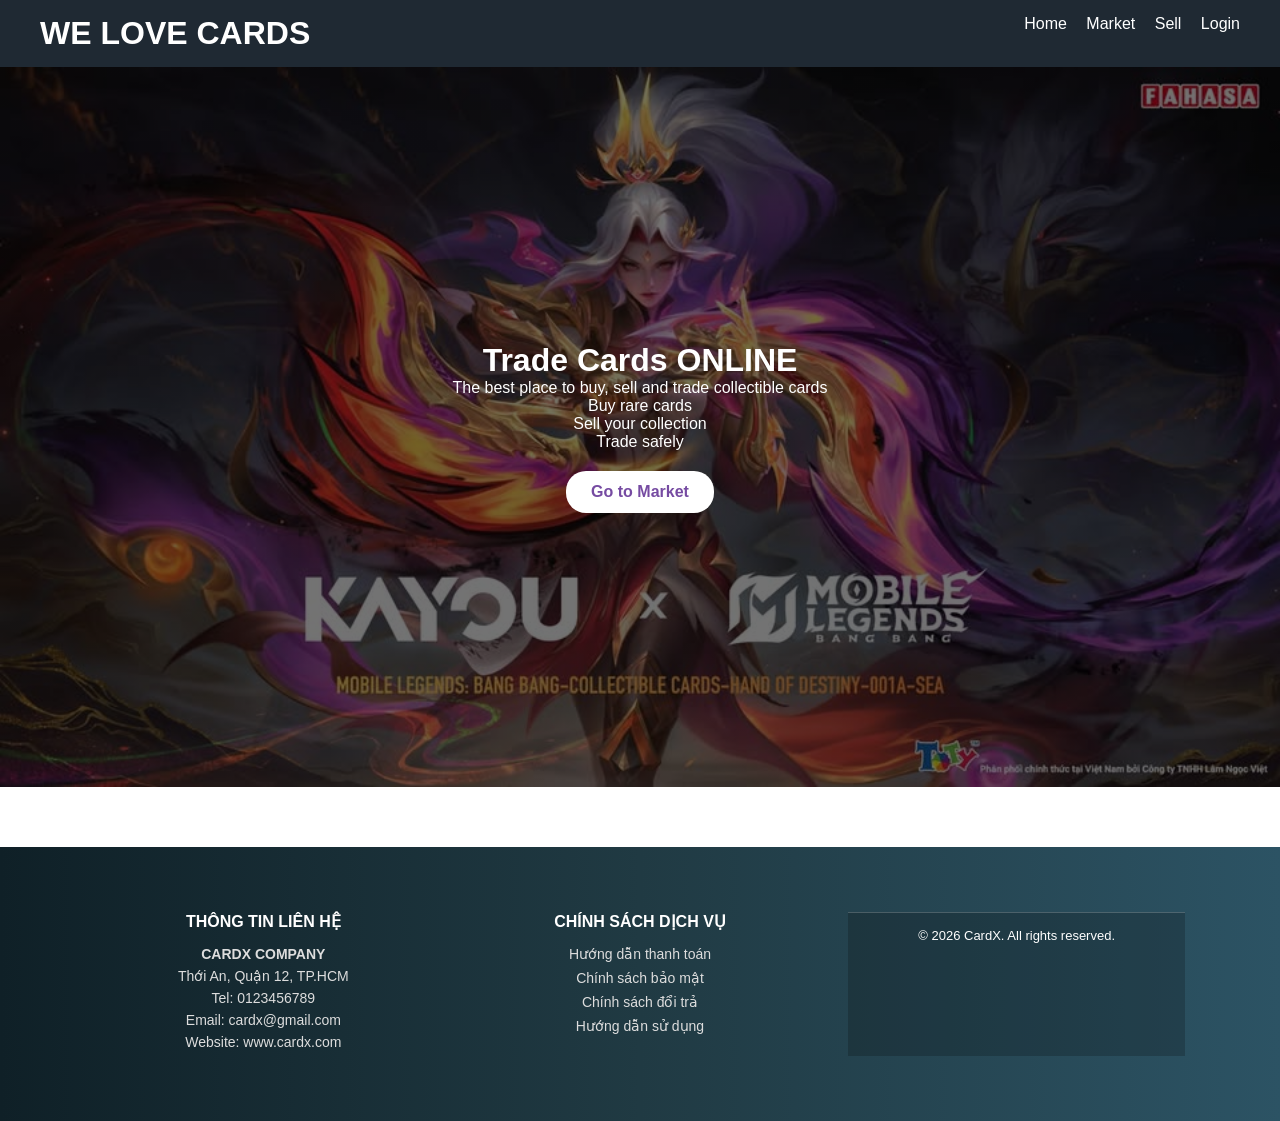
<file: Homework1/index.html>
<!DOCTYPE html>
<html lang="en">
<head>
    <meta charset="UTF-8">
    <title>CardX | Home</title>
    <link rel="stylesheet" href="style.css">
</head>
<body>

<header>
    <h1>WE LOVE CARDS</h1>
    <nav>
        <a href="index.html">Home</a>
        <a href="market.html">Market</a>
        <a href="sell.html">Sell</a>
        <a href="login.html">Login</a>
    </nav>
</header>

<header class="hero">
    <h1>Trade Cards ONLINE</h1>
    <p>The best place to buy, sell and trade collectible cards</p>
    <p>Buy rare cards</p>
    <p>Sell your collection</p>
    <p>Trade safely</p>
    <a href="market.html" class="btn">Go to Market</a>
</header>

<div class="container">
    <!-- các section khác -->
</div>


<footer class="main-footer">
    <div class="footer-container">

        <!-- CỘT 1 -->
        <div class="footer-col">
            <h3>THÔNG TIN LIÊN HỆ</h3>
            <p><strong>CARDX COMPANY</strong></p>
            <p>Thới An, Quận 12, TP.HCM</p>
            <p>Tel: 0123456789</p>
            <p>Email: cardx@gmail.com</p>
            <p>Website: www.cardx.com</p>
        </div>

        <!-- CỘT 2 -->
        <div class="footer-col">
            <h3>CHÍNH SÁCH DỊCH VỤ</h3>
            <ul>
                <li>Hướng dẫn thanh toán</li>
                <li>Chính sách bảo mật</li>
                <li>Chính sách đổi trả</li>
                <li>Hướng dẫn sử dụng</li>
            </ul>
        </div>
    <div class="footer-bottom">
        © 2026 CardX. All rights reserved.
    </div>
</footer>

</body>
</html>
</file>
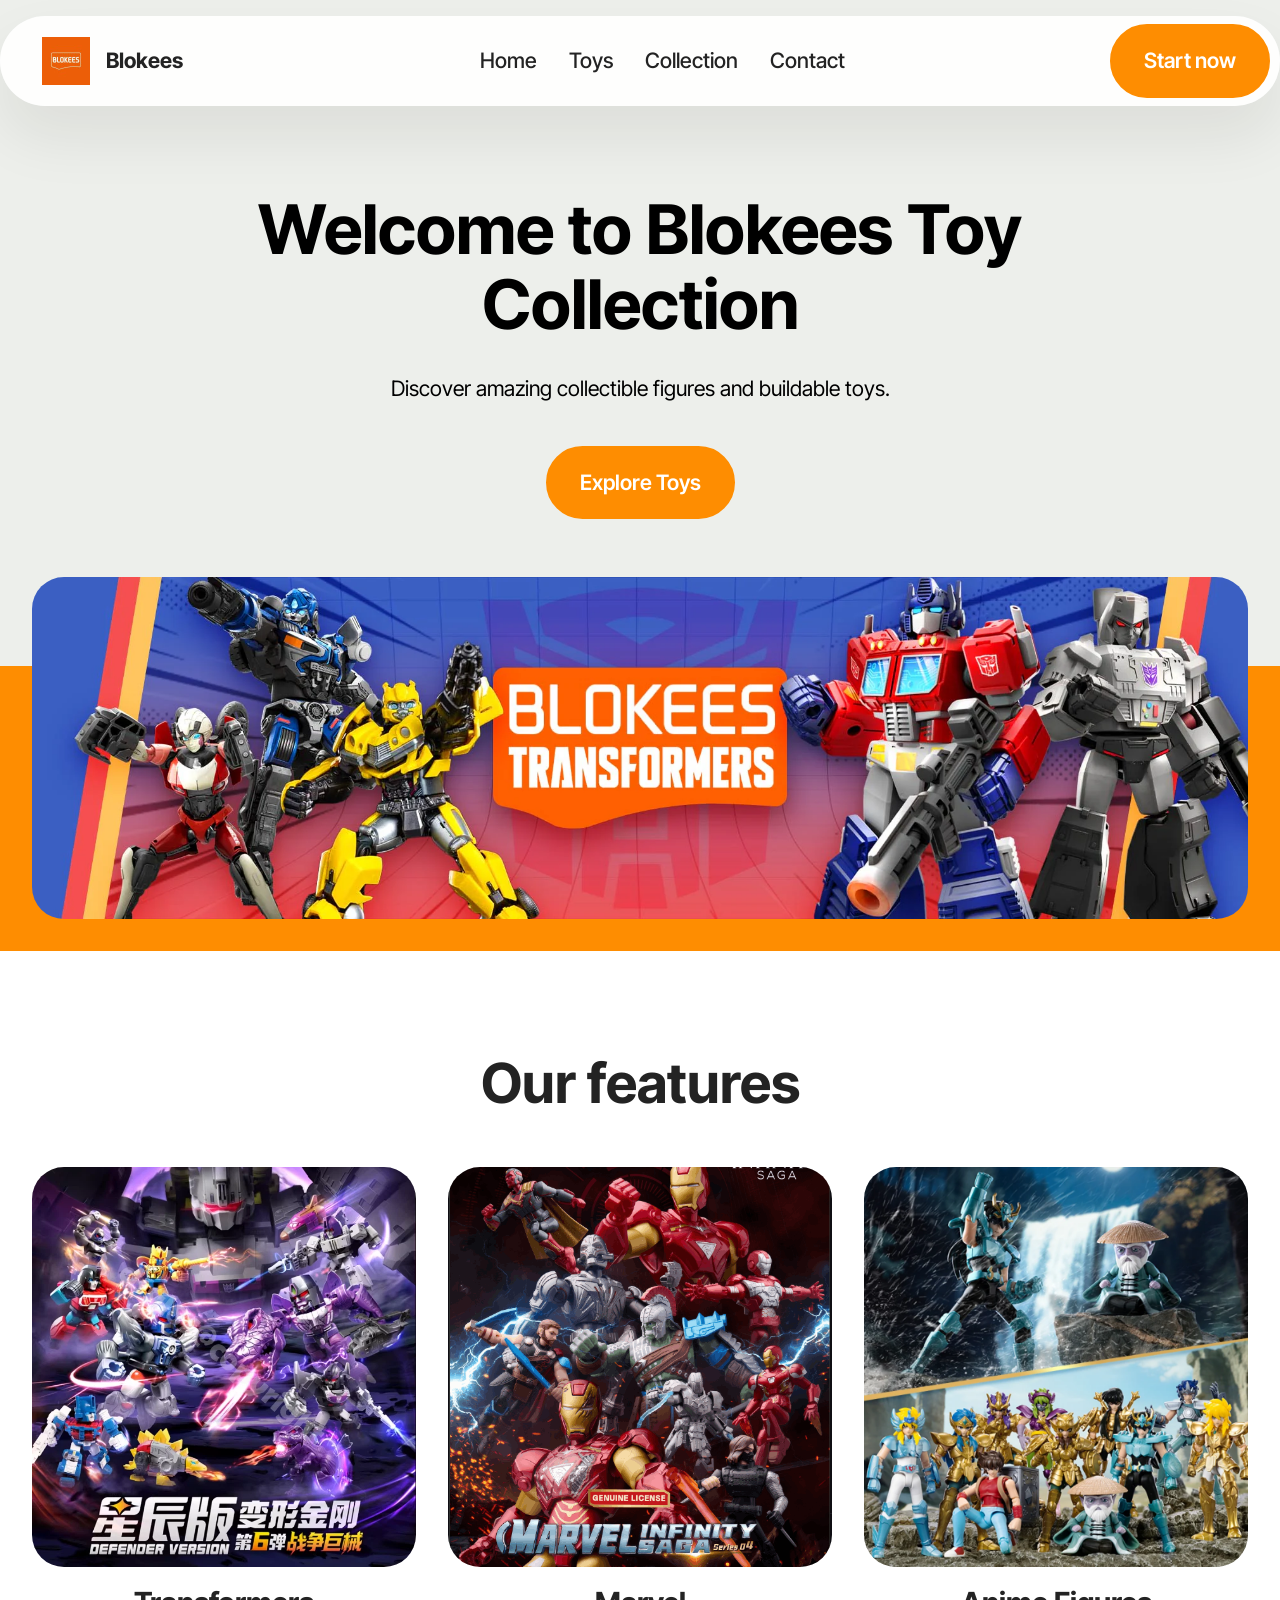
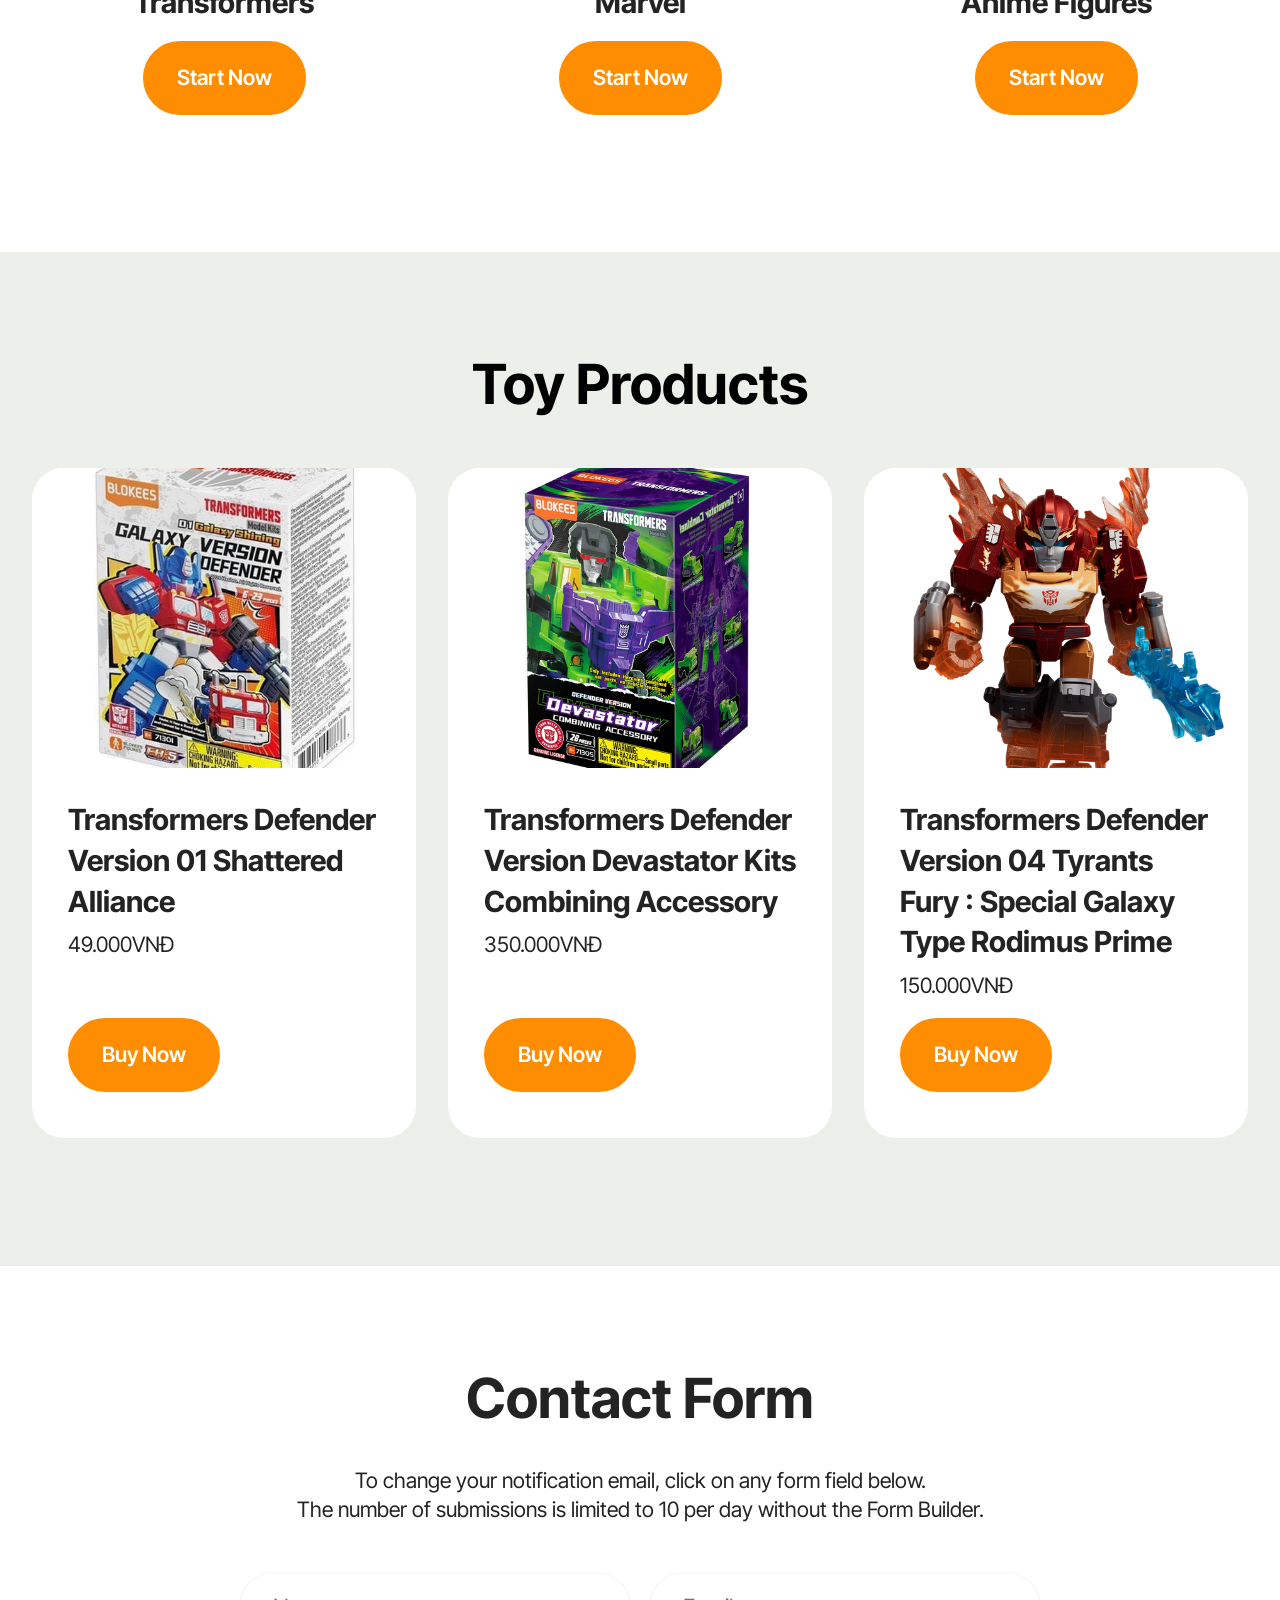
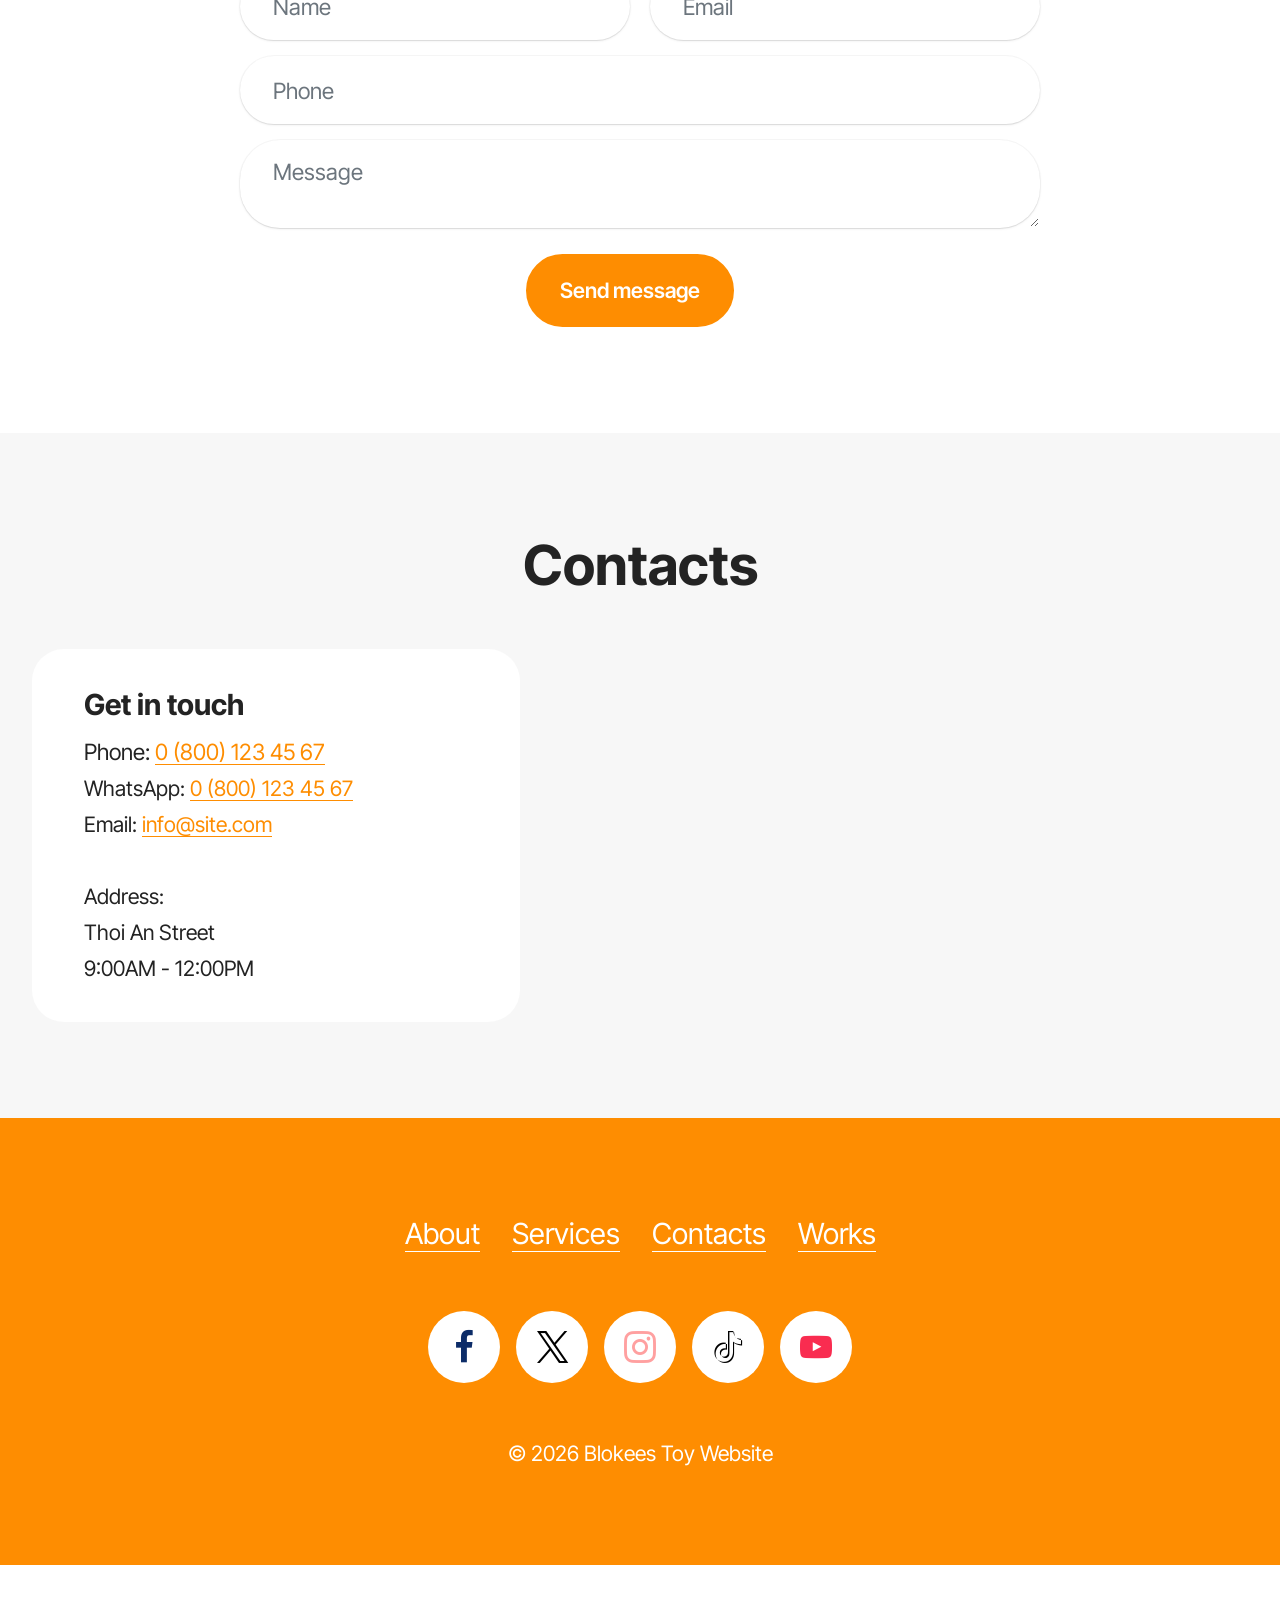
<file: Homework2/index.html>
<!DOCTYPE html>
<html  >
<head>
  <!-- Site made with Mobirise Website Builder v6.1.12, https://mobirise.com -->
  <meta charset="UTF-8">
  <meta http-equiv="X-UA-Compatible" content="IE=edge">
  <meta name="generator" content="Mobirise v6.1.12, mobirise.com">
  <meta name="viewport" content="width=device-width, initial-scale=1, minimum-scale=1">
  <link rel="shortcut icon" href="assets/images/images-96x96.jpg" type="image/x-icon">
  <meta name="description" content="">
  
  
  <title>Home</title>
  <link rel="stylesheet" href="assets/web/assets/mobirise-icons2/mobirise2.css">
  <link rel="stylesheet" href="assets/bootstrap/css/bootstrap.min.css">
  <link rel="stylesheet" href="assets/animatecss/animate.css">
  <link rel="stylesheet" href="assets/dropdown/css/style.css">
  <link rel="stylesheet" href="assets/socicon/css/styles.css">
  <link rel="stylesheet" href="assets/theme/css/style.css">
  <link rel="preload" href="https://fonts.googleapis.com/css?family=Inter+Tight:100,200,300,400,500,600,700,800,900,100i,200i,300i,400i,500i,600i,700i,800i,900i&display=swap" as="style" onload="this.onload=null;this.rel='stylesheet'">
  <noscript><link rel="stylesheet" href="https://fonts.googleapis.com/css?family=Inter+Tight:100,200,300,400,500,600,700,800,900,100i,200i,300i,400i,500i,600i,700i,800i,900i&display=swap"></noscript>
  <link rel="preload" as="style" href="assets/mobirise/css/mbr-additional.css?v=XzVxsd"><link rel="stylesheet" href="assets/mobirise/css/mbr-additional.css?v=XzVxsd" type="text/css">

  
  
  
</head>
<body>
  
  <section data-bs-version="5.1" class="menu menu2 cid-tJS6tZXiPa" once="menu" id="menu02-0">
	

	<nav class="navbar navbar-dropdown navbar-fixed-top navbar-expand-lg">
		<div class="container">
			<div class="navbar-brand">
				<span class="navbar-logo">
					<a href="https://mobirise.com">
						<img src="assets/images/images-96x96.jpg" alt="Mobirise Website Builder" style="height: 3rem;">
					</a>
				</span>
				<span class="navbar-caption-wrap"><a class="navbar-caption text-black text-primary display-4" href="index.html#header05-1">Blokees</a></span>
			</div>
			<button class="navbar-toggler" type="button" data-toggle="collapse" data-bs-toggle="collapse" data-target="#navbarSupportedContent" data-bs-target="#navbarSupportedContent" aria-controls="navbarNavAltMarkup" aria-expanded="false" aria-label="Toggle navigation">
				<div class="hamburger">
					<span></span>
					<span></span>
					<span></span>
					<span></span>
				</div>
			</button>
			<div class="collapse navbar-collapse" id="navbarSupportedContent">
				<ul class="navbar-nav nav-dropdown" data-app-modern-menu="true"><li class="nav-item">
						<a class="nav-link link text-black text-primary display-4" href="index.html#header01-7">Home<br></a>
					</li>
					<li class="nav-item">
						<a class="nav-link link text-black text-primary display-4" href="index.html#features04-w" aria-expanded="false">Toys<br></a>
					</li>
					<li class="nav-item">
						<a class="nav-link link text-black text-primary display-4" href="index.html#contacts02-9">Collection<br></a>
					</li><li class="nav-item"><a class="nav-link link text-black text-primary display-4" href="index.html#contacts02-9">Contact<br></a></li></ul>
				
				<div class="navbar-buttons mbr-section-btn"><a class="btn btn-primary display-4" href="index.html#form02-6"> Start now</a></div>
			</div>
		</div>
	</nav>
</section>

<section data-bs-version="5.1" class="header5 cid-tJS6uM4N87" id="header05-1">
	

	
	
	<div class="topbg"></div>
	<div class="align-center container">
		<div class="row justify-content-center">
			<div class="col-md-12 col-lg-9">
				<h1 class="mbr-section-title mbr-fonts-style mb-4 display-1"><strong>Welcome to Blokees Toy Collection</strong></h1>
				<p class="mbr-text mbr-fonts-style mb-4 display-7">Discover amazing collectible figures and buildable toys.</p>
				<div class="mbr-section-btn mt-3"><a class="btn btn-primary display-7" href="index.html#form02-6">Explore Toys</a></div>
			</div>
		</div>
		<div class="row mt-5 justify-content-center">
			<div class="col-12 col-lg-12">
				<img src="assets/images/rivalscorner-websiteimages-imagebanner-transformers-blokees.webp" alt="Mobirise Website Builder" title="">
			</div>
		</div>
	</div>
</section>

<section data-bs-version="5.1" class="features03 cid-vd4eqVz4TG" id="features03-1i">
	
	
	<div class="container">
		<div class="row justify-content-center mb-5">
			<div class="col-12 content-head">
				<div class="mbr-section-head">
					<h4 class="mbr-section-title mbr-fonts-style align-center mb-0 display-2">
						<strong>Our features</strong>
					</h4>
					
				</div>
			</div>
		</div>
		<div class="row">
			<div class="item features-image col-12 col-md-6 col-lg-4 active">
				<div class="item-wrapper">
					<div class="item-img mb-3">
						<img src="assets/images/s-l1600.webp" alt="Mobirise Website Builder" title="" data-slide-to="0" data-bs-slide-to="0">
					</div>
					<div class="item-content align-left">
						<h5 class="item-title mbr-fonts-style mt-0 mb-2 display-5">
							<strong>Transformers</strong></h5>
						
						<div class="mbr-section-btn item-footer"><a href="" class="btn item-btn btn-primary display-7">Start Now</a></div>
					</div>
				</div>
			</div>
			
			<div class="item features-image col-12 col-md-6 col-lg-4">
				<div class="item-wrapper">
					<div class="item-img mb-3">
						<img src="assets/images/screenshot202026-03-0620141310-606x747.png" alt="Mobirise Website Builder" title="" data-slide-to="1" data-bs-slide-to="1">
					</div>
					<div class="item-content align-left">
						<h5 class="item-title mbr-fonts-style mb-2 mt-0 display-5">
						    <strong>Marvel</strong></h5>
						
						<div class="mbr-section-btn item-footer">
						<a href="" class="btn item-btn btn-primary display-7">Start Now</a>
					</div>
					</div>
				</div>
			</div><div class="item features-image col-12 col-md-6 col-lg-4">
				<div class="item-wrapper">
					<div class="item-img mb-3">
						<img src="assets/images/s4bbe0bec8c7b41979d7c0d35a094ec91p.webp" alt="Mobirise Website Builder" title="" data-slide-to="2" data-bs-slide-to="2">
					</div>
					<div class="item-content align-left">
						<h5 class="item-title mbr-fonts-style mb-2 mt-0 display-5"><strong>Anime Figures</strong></h5>
						
						<div class="mbr-section-btn item-footer"><a href="" class="btn item-btn btn-primary display-7">Start Now</a></div>
					</div>
				</div>
			</div>
		</div>
	</div>
</section>

<section data-bs-version="5.1" class="pricing02 cid-vd4oCIWwqw" id="pricing02-1l">
  
  
  <div class="container">
    <div class="row justify-content-center">
      <div class="col-12 content-head">
        <div class="mbr-section-head mb-5">
          <h4 class="mbr-section-title mbr-fonts-style align-center mb-0 display-2"><strong>Toy Products</strong>
          </h4>
          
          
        </div>
      </div>
    </div>
    <div class="row">
      <div class="item features-image col-12 col-md-6 col-lg-4">
        <div class="item-wrapper">
          <div class="item-img">
            <img src="assets/images/01-galaxy-shining-blokees-71301-mo-ngau-nhien-nhan-phan-thuong-cuc-hot-888f3f5f35ce4e1684f0822ebcb4609a-master-600x600.jpg" alt="Mobirise Website Builder">
          </div>
          <div class="item-content">
            <h5 class="item-title mbr-fonts-style display-5"><strong>Transformers Defender Version 01 Shattered Alliance</strong></h5>
            <h6 class="item-subtitle mbr-fonts-style display-7">49.000VNĐ</h6>
            
            <div class="mbr-section-btn item-footer"><a href="" class="btn item-btn btn-primary display-7">Buy Now</a></div>
          </div>

        </div>
      </div>
      <div class="item features-image col-12 col-md-6 col-lg-4">
        <div class="item-wrapper">
          <div class="item-img">
            <img src="assets/images/umgv01-pdq-2-610x-crop-center.webp" alt="Mobirise Website Builder">
          </div>
          <div class="item-content">
            <h5 class="item-title mbr-fonts-style display-5"><strong>Transformers Defender Version Devastator Kits Combining Accessory</strong></h5>
            <h6 class="item-subtitle mbr-fonts-style display-7">350.000VNĐ&nbsp;</h6>
            
            <div class="mbr-section-btn item-footer"><a href="" class="btn item-btn btn-primary display-7">Buy Now</a></div>
          </div>
        </div>
      </div>
      <div class="item features-image col-12 col-md-6 col-lg-4">
        <div class="item-wrapper">
          <div class="item-img">
            <img src="assets/images/5-bec5641b-a6bc-4ddf-977e-e372b9e46b39-610x-crop-center.webp" alt="Mobirise Website Builder">
          </div>
          <div class="item-content">
            <h5 class="item-title mbr-fonts-style display-5"><strong>Transformers Defender Version 04 Tyrants Fury : Special Galaxy Type Rodimus Prime</strong></h5>
            <h6 class="item-subtitle mbr-fonts-style display-7">
              150.000VNĐ</h6>
            
            <div class="mbr-section-btn item-footer"><a href="" class="btn item-btn btn-primary display-7">Buy Now</a></div>
          </div>
        </div>
      </div>
    </div>
  </div>
</section>

<section data-bs-version="5.1" class="form5 cid-tJS9pBcTSa" id="form02-6">
    
    
    <div class="container">
        <div class="mbr-section-head mb-5">
            <h3 class="mbr-section-title mbr-fonts-style align-center mb-0 display-2">
                <strong>Contact Form</strong></h3>
            <h4 class="mbr-section-subtitle mbr-fonts-style align-center mb-0 mt-4 display-7">To change your notification email, click on any form field below.
<div>The number of submissions is limited to 10 per day without the Form Builder.</div></h4>
        </div>
        <div class="row justify-content-center mt-4">
            <div class="col-lg-8 mx-auto mbr-form" data-form-type="formoid">
                <form action="https://mobirise.eu/" method="POST" class="mbr-form form-with-styler" data-form-title="Form Name"><input type="hidden" name="email" data-form-email="true" value="wF1g/KHcxK/6YmspZNHPHpBP2DtqYFMjebcvxTkeaeTiOCpwRm9wiTPjhDpntk5qFp1w4IEGfQer7wMjFOpGZWYq+w6YcBxIt1wUJtIOvTTmLwowkGQVBIaSAC13Vg9Z">
                    <div class="row">
                        <div hidden="hidden" data-form-alert="" class="alert alert-success col-12">Thanks for filling out the form!</div>
                        <div hidden="hidden" data-form-alert-danger="" class="alert alert-danger col-12">
                            Oops...! some problem!
                        </div>
                    </div>
                    <div class="dragArea row">
                        <div class="col-md col-sm-12 form-group mb-3" data-for="name">
                            <input type="text" name="name" placeholder="Name" data-form-field="name" class="form-control" value="" id="name-form02-6">
                        </div>
                        <div class="col-md col-sm-12 form-group mb-3" data-for="email">
                            <input type="email" name="email" placeholder="Email" data-form-field="email" class="form-control" value="" id="email-form02-6">
                        </div>
                        <div class="col-12 form-group mb-3" data-for="phone">
                            <input type="tel" name="phone" placeholder="Phone" data-form-field="phone" class="form-control" value="" id="phone-form02-6">
                        </div>
                        <div class="col-12 form-group mb-3" data-for="textarea">
                            <textarea name="textarea" placeholder="Message" data-form-field="textarea" class="form-control" id="textarea-form02-6"></textarea>
                        </div>
                        <div class="col-lg-12 col-md-12 col-sm-12 align-center mbr-section-btn">
                            <button type="submit" class="btn btn-primary display-7">Send message</button>
                        </div>
                    </div>
                </form>
            </div>
        </div>
    </div>
</section>

<section data-bs-version="5.1" class="contacts2 map1 cid-tLdYHD757A" id="contacts02-9">

    

    
    <div class="container">
        <div class="mbr-section-head mb-5">
            <h3 class="mbr-section-title mbr-fonts-style align-center mb-0 display-2">
                <strong>Contacts</strong>
            </h3>
            
        </div>
        <div class="row justify-content-center mt-4">
            <div class="card col-12 col-md-5">
                <div class="card-wrapper">
                    <div class="text-wrapper">
                        <h5 class="cardTitle mbr-fonts-style mb-2 display-5">
                        <strong>Get in touch</strong></h5>
                    <ul class="list mbr-fonts-style display-7">
                        <li class="mbr-text item-wrap"><span style="font-size: 1.4rem;">Phone: </span><a href="tel:+12345678910" class="text-primary" style="font-size: 1.4rem;">0 (800) 123 45 67</a><br></li>
                        <li class="mbr-text item-wrap">WhatsApp: <a href="https://wa.me/12345678910" class="text-primary">0 (800) 123 45 67</a></li>
                        <li class="mbr-text item-wrap">Email: <a href="mailto:info@site.com" class="text-primary">info@site.com</a></li><li class="mbr-text item-wrap"><br></li>
                        <li class="mbr-text item-wrap">Address: </li><li class="mbr-text item-wrap">Thoi An Street</li><li class="mbr-text item-wrap">9:00AM - 12:00PM</li>
                    </ul>
                    </div>
                </div>
            </div>
            <div class="map-wrapper col-12 col-md-7">
                <div class="google-map"><iframe frameborder="0" style="border:0" src="https://www.google.com/maps/embed?pb=!1m14!1m8!1m3!1d6045.3003145248895!2d-73.9884657!3d40.7477229!3m2!1i1024!2i768!4f13.1!3m3!1m2!1s0x89c259a9ac1f1b85%3A0x7e33d1c0e7af3be4!2zMzUwIDV0aCBBdmUsIE5ldyBZb3JrLCBOWSAxMDExOCwg0KHQqNCQ!5e0!3m2!1sru!2sru!4v1689597362021!5m2!1sen!2sen" allowfullscreen=""></iframe></div>
            </div>
        </div>
    </div>
</section>

<section data-bs-version="5.1" class="footer1 programm5 cid-tJS9NNcTLZ" once="footers" id="footer03-8">

        

    

    <div class="container">
        <div class="row">

            <div class="row-links mb-4">
                <ul class="header-menu">
                  
                  
                  
                  
                <li class="header-menu-item mbr-fonts-style display-5"><a href="index.html#header01-7" class="text-danger">About</a></li><li class="header-menu-item mbr-fonts-style display-5"><a href="index.html#features04-w" class="text-danger text-primary">Services</a></li><li class="header-menu-item mbr-fonts-style display-5"><a href="index.html#contacts02-9" class="text-danger">Contacts</a></li><li class="header-menu-item mbr-fonts-style display-5"><a href="index.html#gallery02-v" class="text-danger text-primary">Works</a></li></ul>
              </div>

            <div class="col-12">
                <div class="social-row">
                    <div class="soc-item">
                        <a href="https://mobiri.se/" target="_blank">
                            <span class="mbr-iconfont display-7 socicon-facebook socicon" style="color: rgb(12, 44, 104); fill: rgb(12, 44, 104);"></span>
                        </a>
                    </div>
                    <div class="soc-item">
                        <a href="https://mobiri.se/" target="_blank">
                            <span class="mbr-iconfont socicon-twitter socicon" style="color: rgb(0, 0, 0); fill: rgb(0, 0, 0);"></span>
                        </a>
                    </div>
                    <div class="soc-item">
                        <a href="https://mobiri.se/" target="_blank">
                            <span class="mbr-iconfont socicon-instagram socicon" style="color: rgb(255, 160, 160); fill: rgb(255, 160, 160);"></span>
                        </a>
                    </div>
                    <div class="soc-item">
                        <a href="https://mobiri.se/" target="_blank">
                            <span class="mbr-iconfont socicon-tiktok socicon" style="color: rgb(0, 0, 0); fill: rgb(0, 0, 0);"></span>
                        </a>
                    </div>
                    <div class="soc-item">
                        <a href="https://mobiri.se/" target="_blank">
                            <span class="mbr-iconfont socicon-youtube socicon" style="color: rgb(249, 44, 80); fill: rgb(249, 44, 80);"></span>
                        </a>
                    </div>
                </div>
            </div>
            <div class="col-12 mt-5">
                <p class="mbr-fonts-style copyright display-7">
                    © 2026 Blokees Toy Website
                </p>
            </div>
        </div>
    </div>
</section><section class="display-7" style="padding: 0;align-items: center;justify-content: center;flex-wrap: wrap;    align-content: center;display: flex;position: relative;height: 4rem;"><a href="https://mobiri.se/" style="flex: 1 1;height: 4rem;position: absolute;width: 100%;z-index: 1;"><img alt="" style="height: 4rem;" src="[data-uri]"></a><p style="margin: 0;text-align: center;" class="display-7">&#8204;</p><a style="z-index:1" href="https://mobirise.com/builder/ai-website-maker.html">Best AI Website Maker</a></section><script src="assets/bootstrap/js/bootstrap.bundle.min.js"></script>  <script src="assets/smoothscroll/smooth-scroll.js"></script>  <script src="assets/ytplayer/index.js"></script>  <script src="assets/dropdown/js/navbar-dropdown.js"></script>  <script src="assets/theme/js/script.js"></script>  <script src="assets/formoid/formoid.min.js"></script>  
  
  
  <input name="animation" type="hidden">
  </body>
</html>
</file>
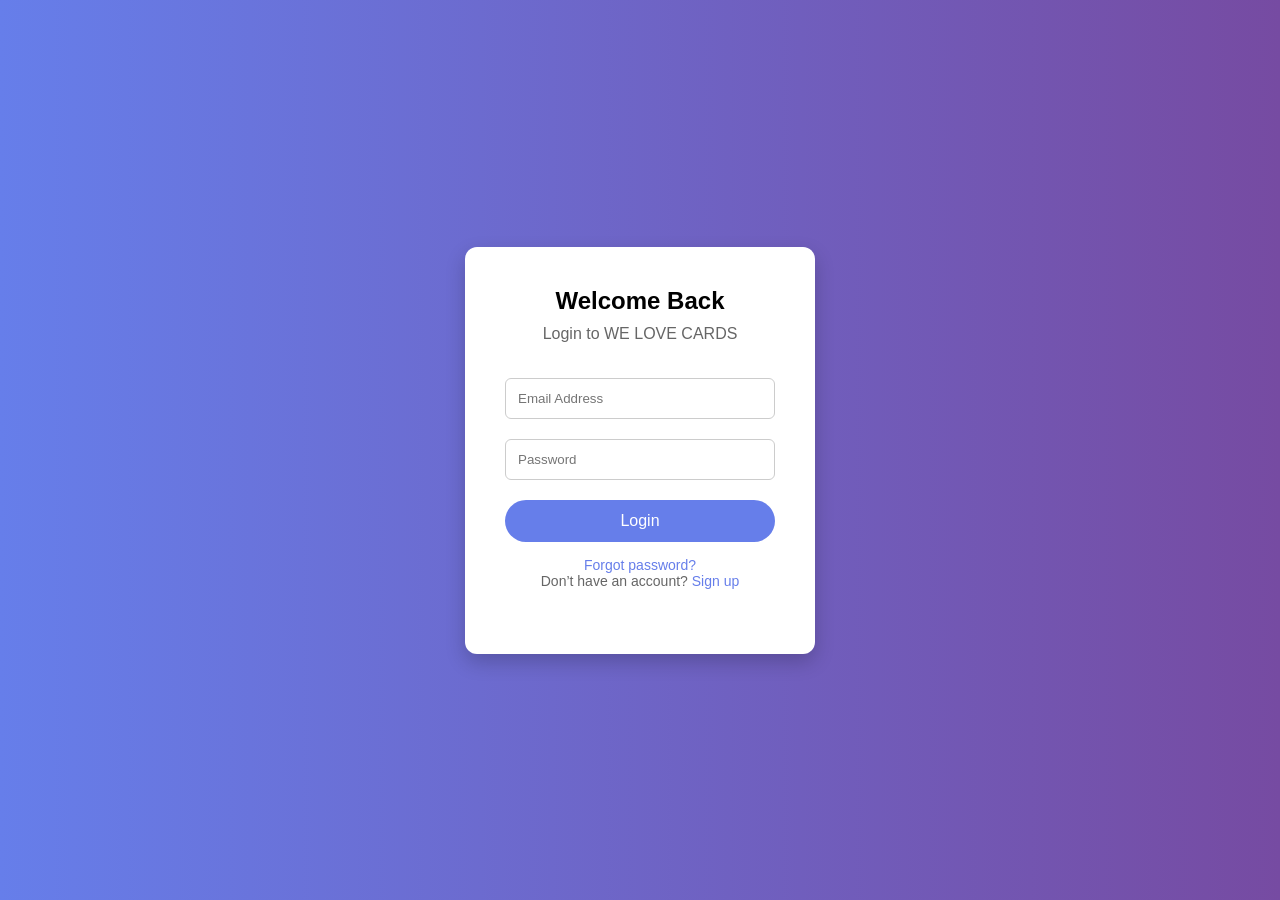
<file: Homework1/login.html>
<!DOCTYPE html>
<html lang="en">
<head>
    <meta charset="UTF-8">
    <title>Login | WE LOVE CARDS</title>
    <link rel="stylesheet" href="style.css">
</head>
<body class="login-body">

<div class="login-container">
    <h2>Welcome Back</h2>
    <p>Login to WE LOVE CARDS</p>

    <form>
        <input type="email" placeholder="Email Address" required>
        <input type="password" placeholder="Password" required>

        <button type="submit">Login</button>
    </form>

    <div class="login-links">
        <a href="#">Forgot password?</a>
        <p>Don’t have an account? <a href="#">Sign up</a></p>
    </div>
</div>

</body>
</html>
</file>
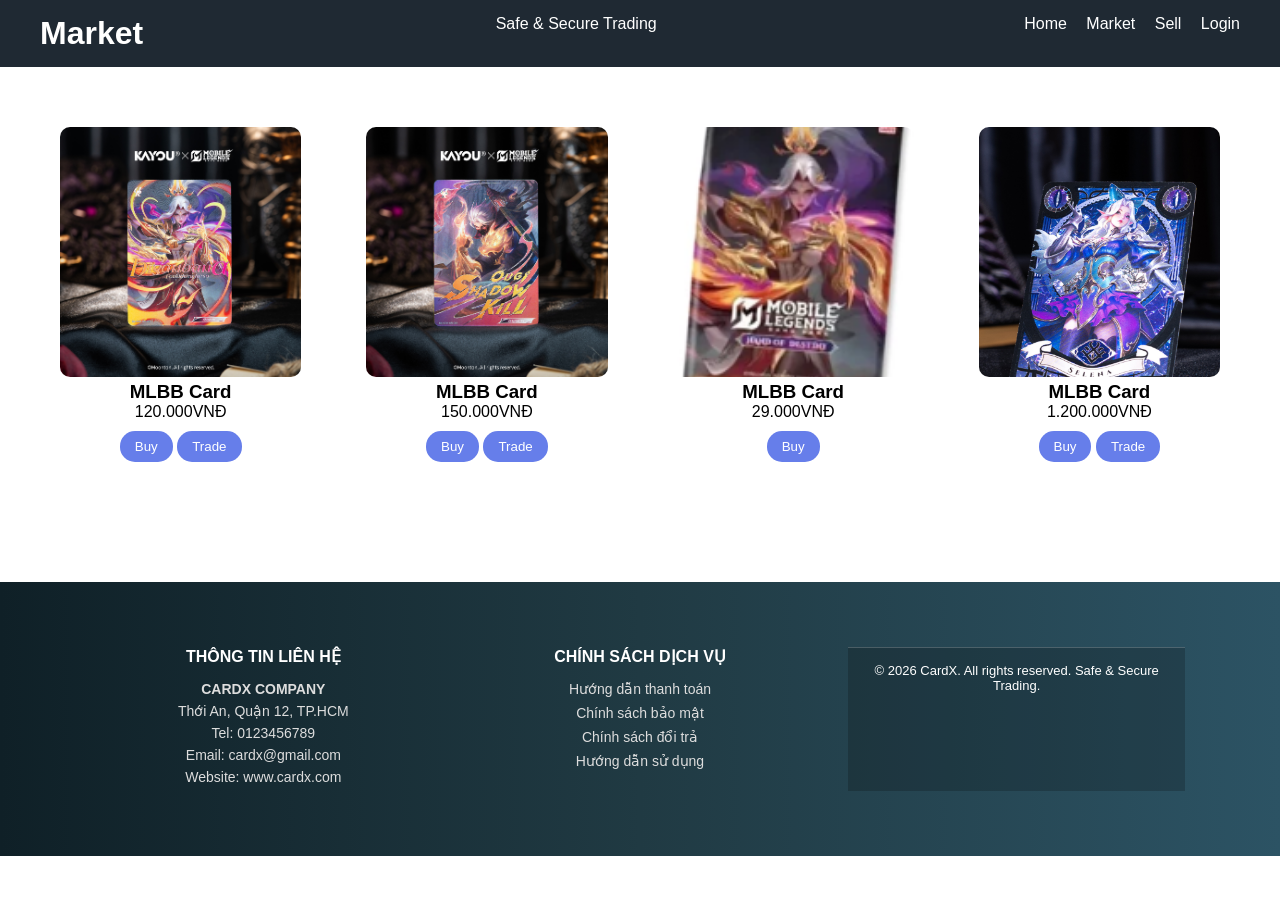
<file: Homework1/market.html>
<!DOCTYPE html>
<html lang="en">
<head>
    <meta charset="UTF-8">
    <title>MARKET | WE LOVE CARDS</title>
    <link rel="stylesheet" href="style.css">
</head>
<body>

<header>
    <h1>Market</h1>
    <p>Safe & Secure Trading</p>
    <nav>
        <a href="index.html">Home</a>
        <a href="market.html">Market</a>
        <a href="sell.html">Sell</a>
        <a href="login.html">Login</a>
    </nav>
</header>

<section class="market">
    <div class="card">
        <img src="images/Hanabi-UR.jpg">
        <h3>MLBB Card</h3>
        
        <p>120.000VNĐ</p>
        <button>Buy</button>
        <button>Trade</button>
    </div>

    <div class="card">
        <img src="images/Hayabusa-UR.jpg">
        <h3>MLBB Card</h3>
        <p>150.000VNĐ</p>
        <button>Buy</button>
        <button>Trade</button>
    </div>

    <div class="card">
        <img src="images/MLBB-Hand of Destiny.png">
        <h3>MLBB Card</h3>
        <p>29.000VNĐ</p>
        <button>Buy</button>
    </div>

    <div class="card">
        <img src="images/Selena-SP.png">
        <h3>MLBB Card</h3>
        <p>1.200.000VNĐ</p>
        <button>Buy</button>
        <button>Trade</button>
    </div>

</section>

<footer class="main-footer">
    <div class="footer-container">

        <!-- CỘT 1 -->
        <div class="footer-col">
            <h3>THÔNG TIN LIÊN HỆ</h3>
            <p><strong>CARDX COMPANY</strong></p>
            <p>Thới An, Quận 12, TP.HCM</p>
            <p>Tel: 0123456789</p>
            <p>Email: cardx@gmail.com</p>
            <p>Website: www.cardx.com</p>
        </div>

        <!-- CỘT 2 -->
        <div class="footer-col">
            <h3>CHÍNH SÁCH DỊCH VỤ</h3>
            <ul>
                <li>Hướng dẫn thanh toán</li>
                <li>Chính sách bảo mật</li>
                <li>Chính sách đổi trả</li>
                <li>Hướng dẫn sử dụng</li>
            </ul>
        </div>
    <div class="footer-bottom">
        © 2026 CardX. All rights reserved.
        Safe & Secure Trading.
    </div>
</footer>

</body>
</html>
</file>
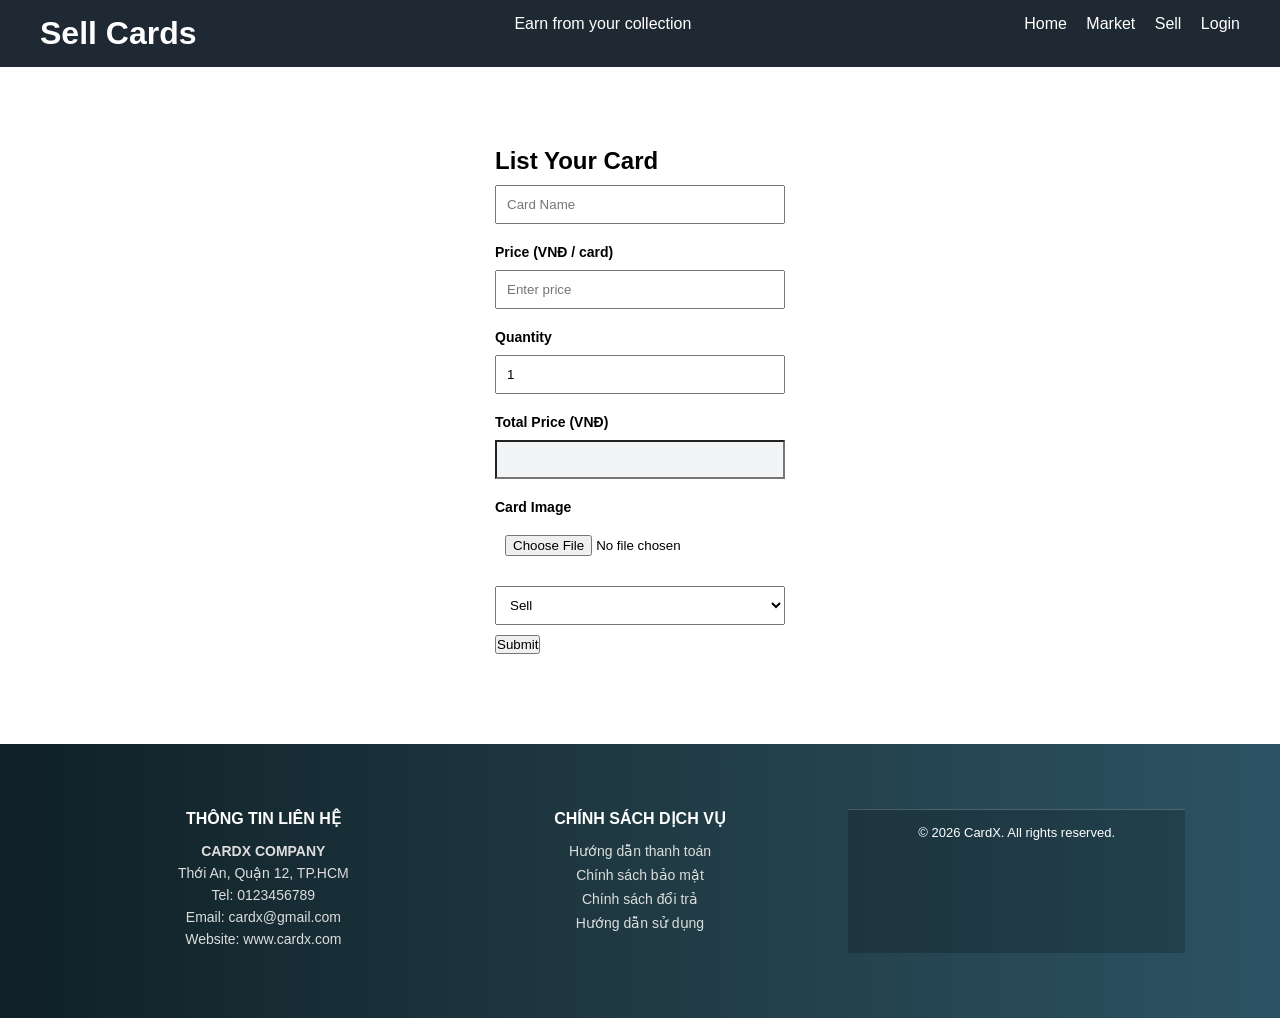
<file: Homework1/sell.html>
<!DOCTYPE html>
<html lang="en">
<head>
    <meta charset="UTF-8">
    <title>Sell Cards | WE LOVE CARDS</title>
    <link rel="stylesheet" href="style.css">
</head>
<body>

<header>
    <h1>Sell Cards</h1>
    <p>Earn from your collection</p>
    <nav>
        <a href="index.html">Home</a>
        <a href="market.html">Market</a>
        <a href="sell.html">Sell</a>
        <a href="login.html">Login</a>
    </nav>
</header>

<section class="sell">
    <form class="sell-form">
    <h2>List Your Card</h2>

    <!-- TÊN CARD -->
    <input type="text" placeholder="Card Name" required>

    <!-- GIÁ 1 SẢN PHẨM -->
    <label>Price (VNĐ / card)</label>
    <input type="number" id="price" placeholder="Enter price" min="0" required>

    <!-- SỐ LƯỢNG -->
    <label>Quantity</label>
    <input type="number" id="quantity" value="1" min="1" required>

    <!-- TỔNG GIÁ -->
    <label>Total Price (VNĐ)</label>
    <input type="text" id="total" readonly>

    <!-- UPLOAD ẢNH -->
    <label>Card Image</label>
    <input type="file" accept="image/*" required>

    <select>
        <option>Sell</option>
        <option>Trade</option>
    </select>

    <button type="submit">Submit</button>
</form>

<!-- JAVASCRIPT -->
<script>
    const priceInput = document.getElementById("price");
    const quantityInput = document.getElementById("quantity");
    const totalInput = document.getElementById("total");

    function updateTotal() {
        const price = Number(priceInput.value);
        const quantity = Number(quantityInput.value);
        totalInput.value = (price * quantity).toLocaleString("vi-VN") + " VNĐ";
    }

    priceInput.addEventListener("input", updateTotal);
    quantityInput.addEventListener("input", updateTotal);
</script>

</section>


<footer class="main-footer">
    <div class="footer-container">

        <!-- CỘT 1 -->
        <div class="footer-col">
            <h3>THÔNG TIN LIÊN HỆ</h3>
            <p><strong>CARDX COMPANY</strong></p>
            <p>Thới An, Quận 12, TP.HCM</p>
            <p>Tel: 0123456789</p>
            <p>Email: cardx@gmail.com</p>
            <p>Website: www.cardx.com</p>
        </div>

        <!-- CỘT 2 -->
        <div class="footer-col">
            <h3>CHÍNH SÁCH DỊCH VỤ</h3>
            <ul>
                <li>Hướng dẫn thanh toán</li>
                <li>Chính sách bảo mật</li>
                <li>Chính sách đổi trả</li>
                <li>Hướng dẫn sử dụng</li>
            </ul>
        </div>
    <div class="footer-bottom">
        © 2026 CardX. All rights reserved.
    </div>
</footer>

</body>
</html>
</file>
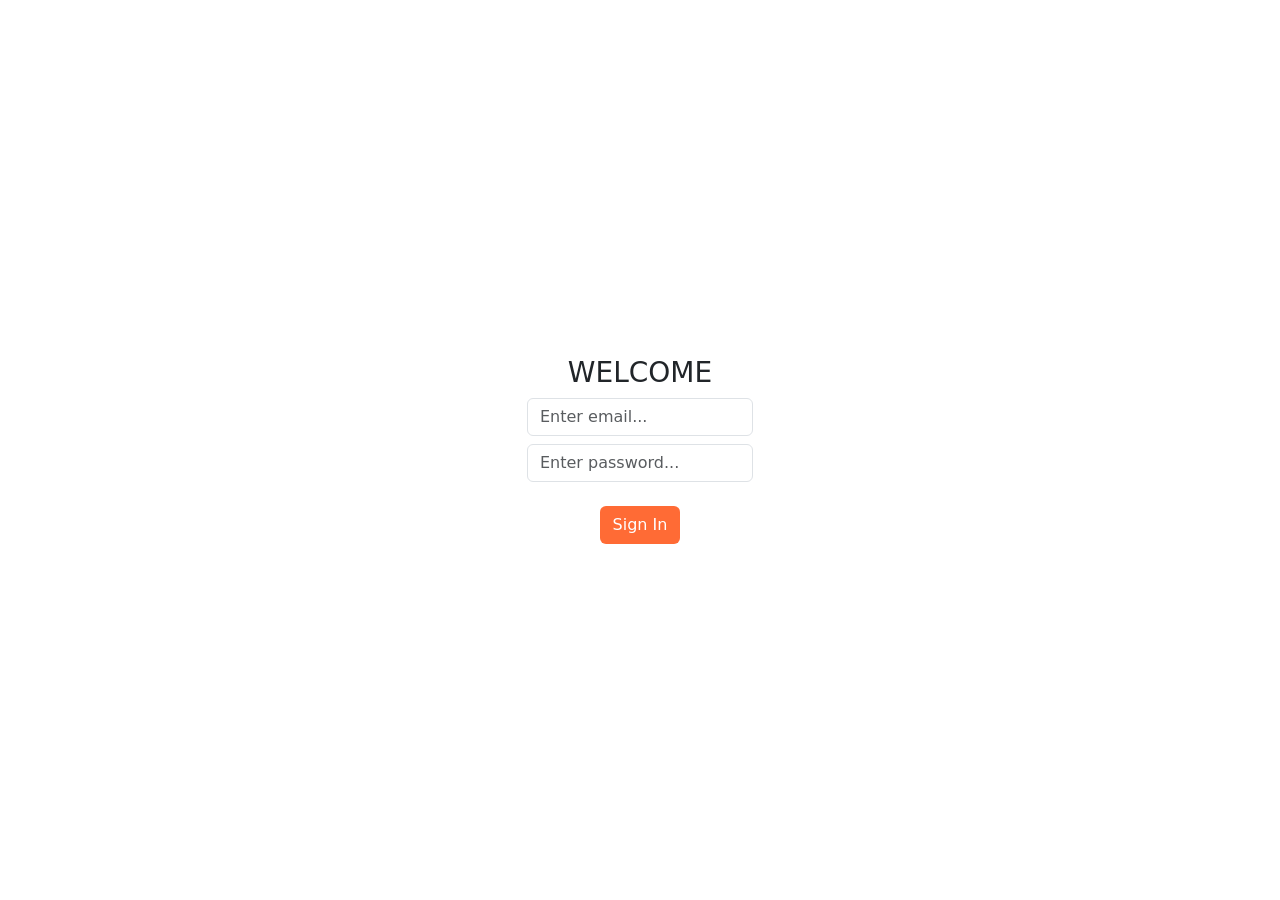
<file: Homework6/signin.html>
<!DOCTYPE html>
<html lang="en">
<head>
<meta charset="UTF-8">
<title>Sign In</title>
<link href="https://cdn.jsdelivr.net/npm/bootstrap@5.3.0/dist/css/bootstrap.min.css" rel="stylesheet">
<style>
.btn-main { background:#ff6b35; color:white; }
</style>
</head>

<body class="d-flex justify-content-center align-items-center vh-100">

<div class="text-center">
  <h3>WELCOME</h3>

  <input type="email" placeholder="Enter email..." class="form-control my-2">
  <input type="password" placeholder="Enter password..." class="form-control my-2">

  <a href="index.html" class="btn btn-main mt-3">Sign In</a>
</div>

</body>
</html>
</file>
<file: Homework1/style.css>
* {
    margin: 0;
    padding: 0;
    box-sizing: border-box;
}

html, body {
    width: 100%;
    overflow-x: hidden;
}
/* LOGIN PAGE */
.login-body {
    background: linear-gradient(to right, #667eea, #764ba2);
    height: 100vh;
    display: flex;
    justify-content: center;
    align-items: center;
}

.login-container {
    background: white;
    padding: 40px;
    width: 350px;
    border-radius: 12px;
    text-align: center;
    box-shadow: 0 8px 20px rgba(0,0,0,0.2);
}

.login-container h2 {
    margin-bottom: 10px;
}

.login-container p {
    color: #666;
    margin-bottom: 25px;
}

.login-container input {
    width: 100%;
    padding: 12px;
    margin: 10px 0;
    border-radius: 6px;
    border: 1px solid #ccc;
}

.login-container button {
    width: 100%;
    padding: 12px;
    background: #667eea;
    color: white;
    border: none;
    border-radius: 25px;
    font-size: 16px;
    cursor: pointer;
    margin-top: 10px;
}

.login-container button:hover {
    background: #5a6fdc;
}

.login-links {
    margin-top: 15px;
    font-size: 14px;
}

.login-links a {
    color: #667eea;
    text-decoration: none;
}

* {
    margin: 0;
    padding: 0;
    box-sizing: border-box;
    font-family: Arial, sans-serif;
}

header {
    background: #1f2933;
    color: white;
    padding: 15px 40px;
    display: flex;
    justify-content: space-between;

    /* FIX FULL WIDTH */
    width: 100vw;
    margin-left: calc(-50vw + 50%);
}


nav a {
    color: white;
    margin-left: 15px;
    text-decoration: none;
}

.hero {
    width: 100%;
    height: 80vh;

    background: 
        linear-gradient(rgba(0,0,0,0.55), rgba(0,0,0,0.55)),
        url("images/Kayou.jpg") center / cover no-repeat;

    display: flex;
    flex-direction: column;
    justify-content: center;
    align-items: center;

    text-align: center;
    color: white;
}





.btn {
    background: white;
    color: #333;
    padding: 14px 30px;
    border-radius: 30px;
    font-weight: bold;
}



.btn {
    background: white;
    color: #764ba2;
    padding: 12px 25px;
    border-radius: 20px;
    display: inline-block;
    margin-top: 20px;
    text-decoration: none;
}

.features {
    display: flex;
    justify-content: center;
    gap: 20px;
    padding: 40px;
}

.box {
    background: white;
    padding: 30px;
    width: 200px;
    text-align: center;
    border-radius: 10px;
}

.market {
    display: grid;
    grid-template-columns: repeat(auto-fit, minmax(220px,1fr));
    gap: 25px;
    padding: 40px;
}

.card {
    background: white;
    padding: 20px;
    border-radius: 10px;
    text-align: center;
}

.card img {
    width: 100%;
    height: 250px;
    object-fit: cover;
    border-radius: 10px;
}

.card button {
    margin-top: 10px;
    padding: 8px 15px;
    background: #667eea;
    color: white;
    border: none;
    border-radius: 15px;
}

.sell {
    display: flex;
    justify-content: center;
    margin-top: 50px;
}

.sell-form {
    background: white;
    padding: 30px;
    width: 350px;
    border-radius: 10px;
}

.sell-form input, select {
    width: 100%;
    margin: 10px 0;
    padding: 10px;
}

/* LOGIN */
.login-body {
    background: linear-gradient(to right, #667eea, #764ba2);
    height: 100vh;
    display: flex;
    justify-content: center;
    align-items: center;
}

.login-box {
    background: white;
    padding: 40px;
    width: 320px;
    border-radius: 12px;
    text-align: center;
}

.login-box input {
    width: 100%;
    padding: 12px;
    margin: 10px 0;
}

.login-box button {
    width: 100%;
    padding: 12px;
    background: #667eea;
    color: white;
    border: none;
    border-radius: 20px;
}

footer {
    text-align: center;
    padding: 15px;
    background: #1f2933;
    color: white;
    margin-top: 40px;
}

/* ===== FOOTER ===== */
.main-footer {
    background: linear-gradient(to right, #0f2027, #203a43, #2c5364);
    color: #fff;
    margin-top: 60px;
    font-size: 14px;
}

.footer-container {
    display: grid;
    grid-template-columns: repeat(auto-fit, minmax(250px, 1fr));
    gap: 40px;
    padding: 50px 80px;
}

.footer-col h3 {
    margin-bottom: 15px;
    font-size: 16px;
}

.footer-col p {
    margin: 6px 0;
    color: #ddd;
}

.footer-col ul {
    list-style: none;
}

.footer-col ul li {
    margin: 8px 0;
    color: #ddd;
}

.hotline {
    color: #ffd700;
    font-weight: bold;
}

.socials {
    margin-top: 15px;
}

.socials a {
    display: inline-block;
    margin-right: 10px;
    font-size: 20px;
    text-decoration: none;
}

.footer-bottom {
    border-top: 1px solid rgba(255,255,255,0.2);
    text-align: center;
    padding: 15px;
    font-size: 13px;
    background: rgba(0,0,0,0.2);
}

.sell-form label {
    display: block;
    margin-top: 10px;
    font-weight: bold;
    font-size: 14px;
}

#total {
    background: #f3f4f6;
    font-weight: bold;
    color: #111827;
}
</file>
<file: Homework2/assets/web/assets/mobirise-icons2/mobirise2.css>
@font-face {
  font-family: 'Moririse2';
  font-display: swap;
  src:  url('mobirise2.eot?f2bix4');
  src:  url('mobirise2.eot?f2bix4#iefix') format('embedded-opentype'),
    url('mobirise2.woff2?f2bix4') format('woff2'),
    url('mobirise2.woff?f2bix4') format('woff'),
    url('mobirise2.ttf?f2bix4') format('truetype'),
    url('mobirise2.svg?f2bix4#mobirise2') format('svg');
  font-weight: normal;
  font-style: normal;
}

[class^="mobi-"], [class*=" mobi-"] {
  /* use !important to prevent issues with browser extensions that change fonts */
  font-family: 'Moririse2' !important;
  speak: none;
  font-style: normal;
  font-weight: normal;
  font-variant: normal;
  text-transform: none;
  line-height: 1;

  /* Better Font Rendering =========== */
  -webkit-font-smoothing: antialiased;
  -moz-osx-font-smoothing: grayscale;
}

.mobi-mbri-add-submenu:before {
  content: "\e900";
}
.mobi-mbri-alert:before {
  content: "\e901";
}
.mobi-mbri-align-center:before {
  content: "\e902";
}
.mobi-mbri-align-justify:before {
  content: "\e903";
}
.mobi-mbri-align-left:before {
  content: "\e904";
}
.mobi-mbri-align-right:before {
  content: "\e905";
}
.mobi-mbri-android:before {
  content: "\e906";
}
.mobi-mbri-apple:before {
  content: "\e907";
}
.mobi-mbri-arrow-down:before {
  content: "\e908";
}
.mobi-mbri-arrow-next:before {
  content: "\e909";
}
.mobi-mbri-arrow-prev:before {
  content: "\e90a";
}
.mobi-mbri-arrow-up:before {
  content: "\e90b";
}
.mobi-mbri-bold:before {
  content: "\e90c";
}
.mobi-mbri-bookmark:before {
  content: "\e90d";
}
.mobi-mbri-bootstrap:before {
  content: "\e90e";
}
.mobi-mbri-briefcase:before {
  content: "\e90f";
}
.mobi-mbri-browse:before {
  content: "\e910";
}
.mobi-mbri-bulleted-list:before {
  content: "\e911";
}
.mobi-mbri-calendar:before {
  content: "\e912";
}
.mobi-mbri-camera:before {
  content: "\e913";
}
.mobi-mbri-cart-add:before {
  content: "\e914";
}
.mobi-mbri-cart-full:before {
  content: "\e915";
}
.mobi-mbri-cash:before {
  content: "\e916";
}
.mobi-mbri-change-style:before {
  content: "\e917";
}
.mobi-mbri-chat:before {
  content: "\e918";
}
.mobi-mbri-clock:before {
  content: "\e919";
}
.mobi-mbri-close:before {
  content: "\e91a";
}
.mobi-mbri-cloud:before {
  content: "\e91b";
}
.mobi-mbri-code:before {
  content: "\e91c";
}
.mobi-mbri-contact-form:before {
  content: "\e91d";
}
.mobi-mbri-credit-card:before {
  content: "\e91e";
}
.mobi-mbri-cursor-click:before {
  content: "\e91f";
}
.mobi-mbri-cust-feedback:before {
  content: "\e920";
}
.mobi-mbri-database:before {
  content: "\e921";
}
.mobi-mbri-delivery:before {
  content: "\e922";
}
.mobi-mbri-desktop:before {
  content: "\e923";
}
.mobi-mbri-devices:before {
  content: "\e924";
}
.mobi-mbri-down:before {
  content: "\e925";
}
.mobi-mbri-download-2:before {
  content: "\e926";
}
.mobi-mbri-download:before {
  content: "\e927";
}
.mobi-mbri-drag-n-drop-2:before {
  content: "\e928";
}
.mobi-mbri-drag-n-drop:before {
  content: "\e929";
}
.mobi-mbri-edit-2:before {
  content: "\e92a";
}
.mobi-mbri-edit:before {
  content: "\e92b";
}
.mobi-mbri-error:before {
  content: "\e92c";
}
.mobi-mbri-extension:before {
  content: "\e92d";
}
.mobi-mbri-features:before {
  content: "\e92e";
}
.mobi-mbri-file:before {
  content: "\e92f";
}
.mobi-mbri-flag:before {
  content: "\e930";
}
.mobi-mbri-folder:before {
  content: "\e931";
}
.mobi-mbri-gift:before {
  content: "\e932";
}
.mobi-mbri-github:before {
  content: "\e933";
}
.mobi-mbri-globe-2:before {
  content: "\e934";
}
.mobi-mbri-globe:before {
  content: "\e935";
}
.mobi-mbri-growing-chart:before {
  content: "\e936";
}
.mobi-mbri-hearth:before {
  content: "\e937";
}
.mobi-mbri-help:before {
  content: "\e938";
}
.mobi-mbri-home:before {
  content: "\e939";
}
.mobi-mbri-hot-cup:before {
  content: "\e93a";
}
.mobi-mbri-idea:before {
  content: "\e93b";
}
.mobi-mbri-image-gallery:before {
  content: "\e93c";
}
.mobi-mbri-image-slider:before {
  content: "\e93d";
}
.mobi-mbri-info:before {
  content: "\e93e";
}
.mobi-mbri-italic:before {
  content: "\e93f";
}
.mobi-mbri-key:before {
  content: "\e940";
}
.mobi-mbri-laptop:before {
  content: "\e941";
}
.mobi-mbri-layers:before {
  content: "\e942";
}
.mobi-mbri-left-right:before {
  content: "\e943";
}
.mobi-mbri-left:before {
  content: "\e944";
}
.mobi-mbri-letter:before {
  content: "\e945";
}
.mobi-mbri-like:before {
  content: "\e946";
}
.mobi-mbri-link:before {
  content: "\e947";
}
.mobi-mbri-lock:before {
  content: "\e948";
}
.mobi-mbri-login:before {
  content: "\e949";
}
.mobi-mbri-logout:before {
  content: "\e94a";
}
.mobi-mbri-magic-stick:before {
  content: "\e94b";
}
.mobi-mbri-map-pin:before {
  content: "\e94c";
}
.mobi-mbri-menu:before {
  content: "\e94d";
}
.mobi-mbri-mobile-2:before {
  content: "\e94e";
}
.mobi-mbri-mobile-horizontal:before {
  content: "\e94f";
}
.mobi-mbri-mobile:before {
  content: "\e950";
}
.mobi-mbri-mobirise:before {
  content: "\e951";
}
.mobi-mbri-more-horizontal:before {
  content: "\e952";
}
.mobi-mbri-more-vertical:before {
  content: "\e953";
}
.mobi-mbri-music:before {
  content: "\e954";
}
.mobi-mbri-new-file:before {
  content: "\e955";
}
.mobi-mbri-numbered-list:before {
  content: "\e956";
}
.mobi-mbri-opened-folder:before {
  content: "\e957";
}
.mobi-mbri-pages:before {
  content: "\e958";
}
.mobi-mbri-paper-plane:before {
  content: "\e959";
}
.mobi-mbri-paperclip:before {
  content: "\e95a";
}
.mobi-mbri-phone:before {
  content: "\e95b";
}
.mobi-mbri-photo:before {
  content: "\e95c";
}
.mobi-mbri-photos:before {
  content: "\e95d";
}
.mobi-mbri-pin:before {
  content: "\e95e";
}
.mobi-mbri-play:before {
  content: "\e95f";
}
.mobi-mbri-plus:before {
  content: "\e960";
}
.mobi-mbri-preview:before {
  content: "\e961";
}
.mobi-mbri-print:before {
  content: "\e962";
}
.mobi-mbri-protect:before {
  content: "\e963";
}
.mobi-mbri-question:before {
  content: "\e964";
}
.mobi-mbri-quote-left:before {
  content: "\e965";
}
.mobi-mbri-quote-right:before {
  content: "\e966";
}
.mobi-mbri-redo:before {
  content: "\e967";
}
.mobi-mbri-refresh:before {
  content: "\e968";
}
.mobi-mbri-responsive-2:before {
  content: "\e969";
}
.mobi-mbri-responsive:before {
  content: "\e96a";
}
.mobi-mbri-right:before {
  content: "\e96b";
}
.mobi-mbri-rocket:before {
  content: "\e96c";
}
.mobi-mbri-sad-face:before {
  content: "\e96d";
}
.mobi-mbri-sale:before {
  content: "\e96e";
}
.mobi-mbri-save:before {
  content: "\e96f";
}
.mobi-mbri-search:before {
  content: "\e970";
}
.mobi-mbri-setting-2:before {
  content: "\e971";
}
.mobi-mbri-setting-3:before {
  content: "\e972";
}
.mobi-mbri-setting:before {
  content: "\e973";
}
.mobi-mbri-share:before {
  content: "\e974";
}
.mobi-mbri-shopping-bag:before {
  content: "\e975";
}
.mobi-mbri-shopping-basket:before {
  content: "\e976";
}
.mobi-mbri-shopping-cart:before {
  content: "\e977";
}
.mobi-mbri-sites:before {
  content: "\e978";
}
.mobi-mbri-smile-face:before {
  content: "\e979";
}
.mobi-mbri-speed:before {
  content: "\e97a";
}
.mobi-mbri-star:before {
  content: "\e97b";
}
.mobi-mbri-success:before {
  content: "\e97c";
}
.mobi-mbri-sun:before {
  content: "\e97d";
}
.mobi-mbri-sun2:before {
  content: "\e97e";
}
.mobi-mbri-tablet-vertical:before {
  content: "\e97f";
}
.mobi-mbri-tablet:before {
  content: "\e980";
}
.mobi-mbri-target:before {
  content: "\e981";
}
.mobi-mbri-timer:before {
  content: "\e982";
}
.mobi-mbri-to-ftp:before {
  content: "\e983";
}
.mobi-mbri-to-local-drive:before {
  content: "\e984";
}
.mobi-mbri-touch-swipe:before {
  content: "\e985";
}
.mobi-mbri-touch:before {
  content: "\e986";
}
.mobi-mbri-trash:before {
  content: "\e987";
}
.mobi-mbri-underline:before {
  content: "\e988";
}
.mobi-mbri-undo:before {
  content: "\e989";
}
.mobi-mbri-unlink:before {
  content: "\e98a";
}
.mobi-mbri-unlock:before {
  content: "\e98b";
}
.mobi-mbri-up-down:before {
  content: "\e98c";
}
.mobi-mbri-up:before {
  content: "\e98d";
}
.mobi-mbri-update:before {
  content: "\e98e";
}
.mobi-mbri-upload-2:before {
  content: "\e98f";
}
.mobi-mbri-upload:before {
  content: "\e990";
}
.mobi-mbri-user-2:before {
  content: "\e991";
}
.mobi-mbri-user:before {
  content: "\e992";
}
.mobi-mbri-users:before {
  content: "\e993";
}
.mobi-mbri-video-play:before {
  content: "\e994";
}
.mobi-mbri-video:before {
  content: "\e995";
}
.mobi-mbri-watch:before {
  content: "\e996";
}
.mobi-mbri-website-theme-2:before {
  content: "\e997";
}
.mobi-mbri-website-theme:before {
  content: "\e998";
}
.mobi-mbri-wifi:before {
  content: "\e999";
}
.mobi-mbri-windows:before {
  content: "\e99a";
}
.mobi-mbri-zoom-in:before {
  content: "\e99b";
}
.mobi-mbri-zoom-out:before {
  content: "\e99c";
}
</file>
<file: Homework2/assets/dropdown/css/style.css>
.navbar-dropdown {
  left: 0;
  padding: 0;
  position: absolute;
  right: 0;
  top: 0;
  transition: all 0.45s ease;
  z-index: 1030;
  background: #282828; }
  .navbar-dropdown .navbar-logo {
    margin-right: 0.8rem;
    transition: margin 0.3s ease-in-out;
    vertical-align: middle; }
    .navbar-dropdown .navbar-logo img {
      height: 3.125rem;
      transition: all 0.3s ease-in-out; }
    .navbar-dropdown .navbar-logo.mbr-iconfont {
      font-size: 3.125rem;
      line-height: 3.125rem; }
  .navbar-dropdown .navbar-caption {
    font-weight: 700;
    white-space: normal;
    vertical-align: -4px;
    line-height: 3.125rem !important; }
    .navbar-dropdown .navbar-caption, .navbar-dropdown .navbar-caption:hover {
      color: inherit;
      text-decoration: none; }
  .navbar-dropdown .mbr-iconfont + .navbar-caption {
    vertical-align: -1px; }
  .navbar-dropdown.navbar-fixed-top {
    position: fixed; }
  .navbar-dropdown .navbar-brand span {
    vertical-align: -4px; }
  .navbar-dropdown.bg-color.transparent {
    background: none; }
  .navbar-dropdown.navbar-short .navbar-brand {
    padding: 0.625rem 0; }
    .navbar-dropdown.navbar-short .navbar-brand span {
      vertical-align: -1px; }
  .navbar-dropdown.navbar-short .navbar-caption {
    line-height: 2.375rem !important;
    vertical-align: -2px; }
  .navbar-dropdown.navbar-short .navbar-logo {
    margin-right: 0.5rem; }
    .navbar-dropdown.navbar-short .navbar-logo img {
      height: 2.375rem; }
    .navbar-dropdown.navbar-short .navbar-logo.mbr-iconfont {
      font-size: 2.375rem;
      line-height: 2.375rem; }
  .navbar-dropdown.navbar-short .mbr-table-cell {
    height: 3.625rem; }
  .navbar-dropdown .navbar-close {
    left: 0.6875rem;
    position: fixed;
    top: 0.75rem;
    z-index: 1000; }
  .navbar-dropdown .hamburger-icon {
    content: "";
    display: inline-block;
    vertical-align: middle;
    width: 16px;
    -webkit-box-shadow: 0 -6px 0 1px #282828,0 0 0 1px #282828,0 6px 0 1px #282828;
    -moz-box-shadow: 0 -6px 0 1px #282828,0 0 0 1px #282828,0 6px 0 1px #282828;
    box-shadow: 0 -6px 0 1px #282828,0 0 0 1px #282828,0 6px 0 1px #282828; }

.dropdown-menu .dropdown-toggle[data-toggle="dropdown-submenu"]::after {
  border-bottom: 0.35em solid transparent;
  border-left: 0.35em solid;
  border-right: 0;
  border-top: 0.35em solid transparent;
  margin-left: 0.3rem; }

.dropdown-menu .dropdown-item:focus {
  outline: 0; }

.nav-dropdown {
  font-size: 0.75rem;
  font-weight: 500;
  height: auto !important; }
  .nav-dropdown .nav-btn {
    padding-left: 1rem; }
  .nav-dropdown .link {
    margin: .667em 1.667em;
    font-weight: 500;
    padding: 0;
    transition: color .2s ease-in-out; }
    .nav-dropdown .link.dropdown-toggle {
      margin-right: 2.583em; }
      .nav-dropdown .link.dropdown-toggle::after {
        margin-left: .25rem;
        border-top: 0.35em solid;
        border-right: 0.35em solid transparent;
        border-left: 0.35em solid transparent;
        border-bottom: 0; }
      .nav-dropdown .link.dropdown-toggle[aria-expanded="true"] {
        margin: 0;
        padding: 0.667em 3.263em  0.667em 1.667em; }
  .nav-dropdown .link::after,
  .nav-dropdown .dropdown-item::after {
    color: inherit; }
  .nav-dropdown .btn {
    font-size: 0.75rem;
    font-weight: 700;
    letter-spacing: 0;
    margin-bottom: 0;
    padding-left: 1.25rem;
    padding-right: 1.25rem; }
  .nav-dropdown .dropdown-menu {
    border-radius: 0;
    border: 0;
    left: 0;
    margin: 0;
    padding-bottom: 1.25rem;
    padding-top: 1.25rem;
    position: relative; }
  .nav-dropdown .dropdown-submenu {
    margin-left: 0.125rem;
    top: 0; }
  .nav-dropdown .dropdown-item {
    font-weight: 500;
    line-height: 2;
    padding: 0.3846em 4.615em 0.3846em 1.5385em;
    position: relative;
    transition: color .2s ease-in-out, background-color .2s ease-in-out; }
    .nav-dropdown .dropdown-item::after {
      margin-top: -0.3077em;
      position: absolute;
      right: 1.1538em;
      top: 50%; }
    .nav-dropdown .dropdown-item:focus, .nav-dropdown .dropdown-item:hover {
      background: none; }

@media (max-width: 767px) {
  .nav-dropdown.navbar-toggleable-sm {
    bottom: 0;
    display: none;
    left: 0;
    overflow-x: hidden;
    position: fixed;
    top: 0;
    transform: translateX(-100%);
    -ms-transform: translateX(-100%);
    -webkit-transform: translateX(-100%);
    width: 18.75rem;
    z-index: 999; } }
.nav-dropdown.navbar-toggleable-xl {
  bottom: 0;
  display: none;
  left: 0;
  overflow-x: hidden;
  position: fixed;
  top: 0;
  transform: translateX(-100%);
  -ms-transform: translateX(-100%);
  -webkit-transform: translateX(-100%);
  width: 18.75rem;
  z-index: 999; }

.nav-dropdown-sm {
  display: block !important;
  overflow-x: hidden;
  overflow: auto;
  padding-top: 3.875rem; }
  .nav-dropdown-sm::after {
    content: "";
    display: block;
    height: 3rem;
    width: 100%; }
  .nav-dropdown-sm.collapse.in ~ .navbar-close {
    display: block !important; }
  .nav-dropdown-sm.collapsing, .nav-dropdown-sm.collapse.in {
    transform: translateX(0);
    -ms-transform: translateX(0);
    -webkit-transform: translateX(0);
    transition: all 0.25s ease-out;
    -webkit-transition: all 0.25s ease-out;
    background: #282828; }
  .nav-dropdown-sm.collapsing[aria-expanded="false"] {
    transform: translateX(-100%);
    -ms-transform: translateX(-100%);
    -webkit-transform: translateX(-100%); }
  .nav-dropdown-sm .nav-item {
    display: block;
    margin-left: 0 !important;
    padding-left: 0; }
  .nav-dropdown-sm .link,
  .nav-dropdown-sm .dropdown-item {
    border-top: 1px dotted rgba(255, 255, 255, 0.1);
    font-size: 0.8125rem;
    line-height: 1.6;
    margin: 0 !important;
    padding: 0.875rem 2.4rem 0.875rem 1.5625rem !important;
    position: relative;
    white-space: normal; }
    .nav-dropdown-sm .link:focus, .nav-dropdown-sm .link:hover,
    .nav-dropdown-sm .dropdown-item:focus,
    .nav-dropdown-sm .dropdown-item:hover {
      background: rgba(0, 0, 0, 0.2) !important;
      color: #c0a375; }
  .nav-dropdown-sm .nav-btn {
    position: relative;
    padding: 1.5625rem 1.5625rem 0 1.5625rem; }
    .nav-dropdown-sm .nav-btn::before {
      border-top: 1px dotted rgba(255, 255, 255, 0.1);
      content: "";
      left: 0;
      position: absolute;
      top: 0;
      width: 100%; }
    .nav-dropdown-sm .nav-btn + .nav-btn {
      padding-top: 0.625rem; }
      .nav-dropdown-sm .nav-btn + .nav-btn::before {
        display: none; }
  .nav-dropdown-sm .btn {
    padding: 0.625rem 0; }
  .nav-dropdown-sm .dropdown-toggle[data-toggle="dropdown-submenu"]::after {
    margin-left: .25rem;
    border-top: 0.35em solid;
    border-right: 0.35em solid transparent;
    border-left: 0.35em solid transparent;
    border-bottom: 0; }
  .nav-dropdown-sm .dropdown-toggle[data-toggle="dropdown-submenu"][aria-expanded="true"]::after {
    border-top: 0;
    border-right: 0.35em solid transparent;
    border-left: 0.35em solid transparent;
    border-bottom: 0.35em solid; }
  .nav-dropdown-sm .dropdown-menu {
    margin: 0;
    padding: 0;
    position: relative;
    top: 0;
    left: 0;
    width: 100%;
    border: 0;
    float: none;
    border-radius: 0;
    background: none; }
  .nav-dropdown-sm .dropdown-submenu {
    left: 100%;
    margin-left: 0.125rem;
    margin-top: -1.25rem;
    top: 0; }

.navbar-toggleable-sm .nav-dropdown .dropdown-menu {
  position: absolute; }

.navbar-toggleable-sm .nav-dropdown .dropdown-submenu {
  left: 100%;
  margin-left: 0.125rem;
  margin-top: -1.25rem;
  top: 0; }

.navbar-toggleable-sm.opened .nav-dropdown .dropdown-menu {
  position: relative; }

.navbar-toggleable-sm.opened .nav-dropdown .dropdown-submenu {
  left: 0;
  margin-left: 00rem;
  margin-top: 0rem;
  top: 0; }

.is-builder .nav-dropdown.collapsing {
  transition: none !important; }
</file>
<file: Homework2/assets/socicon/css/styles.css>
@charset "UTF-8";

@font-face {
  font-family: 'Socicon';
  src:  url('../fonts/socicon.eot');
  src:  url('../fonts/socicon.eot?#iefix') format('embedded-opentype'),
    url('../fonts/socicon.woff2') format('woff2'),
    url('../fonts/socicon.ttf') format('truetype'),
    url('../fonts/socicon.woff') format('woff'),
    url('../fonts/socicon.svg#socicon') format('svg');
  font-weight: normal;
  font-style: normal;
  font-display: swap;
}

[data-icon]:before {
  font-family: "socicon" !important;
  content: attr(data-icon);
  font-style: normal !important;
  font-weight: normal !important;
  font-variant: normal !important;
  text-transform: none !important;
  speak: none;
  line-height: 1;
  -webkit-font-smoothing: antialiased;
  -moz-osx-font-smoothing: grayscale;
}

[class^="socicon-"], [class*=" socicon-"] {
  /* use !important to prevent issues with browser extensions that change fonts */
  font-family: 'Socicon' !important;
  speak: none;
  font-style: normal;
  font-weight: normal;
  font-variant: normal;
  text-transform: none;
  line-height: 1;

  /* Better Font Rendering =========== */
  -webkit-font-smoothing: antialiased;
  -moz-osx-font-smoothing: grayscale;
}

.socicon-500px:before {
  content: "\e000";
}
.socicon-8tracks:before {
  content: "\e001";
}
.socicon-airbnb:before {
  content: "\e002";
}
.socicon-alliance:before {
  content: "\e003";
}
.socicon-amazon:before {
  content: "\e004";
}
.socicon-amplement:before {
  content: "\e005";
}
.socicon-android:before {
  content: "\e006";
}
.socicon-angellist:before {
  content: "\e007";
}
.socicon-apple:before {
  content: "\e008";
}
.socicon-appnet:before {
  content: "\e009";
}
.socicon-baidu:before {
  content: "\e00a";
}
.socicon-bandcamp:before {
  content: "\e00b";
}
.socicon-battlenet:before {
  content: "\e00c";
}
.socicon-mixer:before {
  content: "\e00d";
}
.socicon-bebee:before {
  content: "\e00e";
}
.socicon-bebo:before {
  content: "\e00f";
}
.socicon-behance:before {
  content: "\e010";
}
.socicon-blizzard:before {
  content: "\e011";
}
.socicon-blogger:before {
  content: "\e012";
}
.socicon-buffer:before {
  content: "\e013";
}
.socicon-chrome:before {
  content: "\e014";
}
.socicon-coderwall:before {
  content: "\e015";
}
.socicon-curse:before {
  content: "\e016";
}
.socicon-dailymotion:before {
  content: "\e017";
}
.socicon-deezer:before {
  content: "\e018";
}
.socicon-delicious:before {
  content: "\e019";
}
.socicon-deviantart:before {
  content: "\e01a";
}
.socicon-diablo:before {
  content: "\e01b";
}
.socicon-digg:before {
  content: "\e01c";
}
.socicon-discord:before {
  content: "\e01d";
}
.socicon-disqus:before {
  content: "\e01e";
}
.socicon-douban:before {
  content: "\e01f";
}
.socicon-draugiem:before {
  content: "\e020";
}
.socicon-dribbble:before {
  content: "\e021";
}
.socicon-drupal:before {
  content: "\e022";
}
.socicon-ebay:before {
  content: "\e023";
}
.socicon-ello:before {
  content: "\e024";
}
.socicon-endomodo:before {
  content: "\e025";
}
.socicon-envato:before {
  content: "\e026";
}
.socicon-etsy:before {
  content: "\e027";
}
.socicon-facebook:before {
  content: "\e028";
}
.socicon-feedburner:before {
  content: "\e029";
}
.socicon-filmweb:before {
  content: "\e02a";
}
.socicon-firefox:before {
  content: "\e02b";
}
.socicon-flattr:before {
  content: "\e02c";
}
.socicon-flickr:before {
  content: "\e02d";
}
.socicon-formulr:before {
  content: "\e02e";
}
.socicon-forrst:before {
  content: "\e02f";
}
.socicon-foursquare:before {
  content: "\e030";
}
.socicon-friendfeed:before {
  content: "\e031";
}
.socicon-github:before {
  content: "\e032";
}
.socicon-goodreads:before {
  content: "\e033";
}
.socicon-google:before {
  content: "\e034";
}
.socicon-googlescholar:before {
  content: "\e035";
}
.socicon-googlegroups:before {
  content: "\e036";
}
.socicon-googlephotos:before {
  content: "\e037";
}
.socicon-googleplus:before {
  content: "\e038";
}
.socicon-grooveshark:before {
  content: "\e039";
}
.socicon-hackerrank:before {
  content: "\e03a";
}
.socicon-hearthstone:before {
  content: "\e03b";
}
.socicon-hellocoton:before {
  content: "\e03c";
}
.socicon-heroes:before {
  content: "\e03d";
}
.socicon-smashcast:before {
  content: "\e03e";
}
.socicon-horde:before {
  content: "\e03f";
}
.socicon-houzz:before {
  content: "\e040";
}
.socicon-icq:before {
  content: "\e041";
}
.socicon-identica:before {
  content: "\e042";
}
.socicon-imdb:before {
  content: "\e043";
}
.socicon-instagram:before {
  content: "\e044";
}
.socicon-issuu:before {
  content: "\e045";
}
.socicon-istock:before {
  content: "\e046";
}
.socicon-itunes:before {
  content: "\e047";
}
.socicon-keybase:before {
  content: "\e048";
}
.socicon-lanyrd:before {
  content: "\e049";
}
.socicon-lastfm:before {
  content: "\e04a";
}
.socicon-line:before {
  content: "\e04b";
}
.socicon-linkedin:before {
  content: "\e04c";
}
.socicon-livejournal:before {
  content: "\e04d";
}
.socicon-lyft:before {
  content: "\e04e";
}
.socicon-macos:before {
  content: "\e04f";
}
.socicon-mail:before {
  content: "\e050";
}
.socicon-medium:before {
  content: "\e051";
}
.socicon-meetup:before {
  content: "\e052";
}
.socicon-mixcloud:before {
  content: "\e053";
}
.socicon-modelmayhem:before {
  content: "\e054";
}
.socicon-mumble:before {
  content: "\e055";
}
.socicon-myspace:before {
  content: "\e056";
}
.socicon-newsvine:before {
  content: "\e057";
}
.socicon-nintendo:before {
  content: "\e058";
}
.socicon-npm:before {
  content: "\e059";
}
.socicon-odnoklassniki:before {
  content: "\e05a";
}
.socicon-openid:before {
  content: "\e05b";
}
.socicon-opera:before {
  content: "\e05c";
}
.socicon-outlook:before {
  content: "\e05d";
}
.socicon-overwatch:before {
  content: "\e05e";
}
.socicon-patreon:before {
  content: "\e05f";
}
.socicon-paypal:before {
  content: "\e060";
}
.socicon-periscope:before {
  content: "\e061";
}
.socicon-persona:before {
  content: "\e062";
}
.socicon-pinterest:before {
  content: "\e063";
}
.socicon-play:before {
  content: "\e064";
}
.socicon-player:before {
  content: "\e065";
}
.socicon-playstation:before {
  content: "\e066";
}
.socicon-pocket:before {
  content: "\e067";
}
.socicon-qq:before {
  content: "\e068";
}
.socicon-quora:before {
  content: "\e069";
}
.socicon-raidcall:before {
  content: "\e06a";
}
.socicon-ravelry:before {
  content: "\e06b";
}
.socicon-reddit:before {
  content: "\e06c";
}
.socicon-renren:before {
  content: "\e06d";
}
.socicon-researchgate:before {
  content: "\e06e";
}
.socicon-residentadvisor:before {
  content: "\e06f";
}
.socicon-reverbnation:before {
  content: "\e070";
}
.socicon-rss:before {
  content: "\e071";
}
.socicon-sharethis:before {
  content: "\e072";
}
.socicon-skype:before {
  content: "\e073";
}
.socicon-slideshare:before {
  content: "\e074";
}
.socicon-smugmug:before {
  content: "\e075";
}
.socicon-snapchat:before {
  content: "\e076";
}
.socicon-songkick:before {
  content: "\e077";
}
.socicon-soundcloud:before {
  content: "\e078";
}
.socicon-spotify:before {
  content: "\e079";
}
.socicon-stackexchange:before {
  content: "\e07a";
}
.socicon-stackoverflow:before {
  content: "\e07b";
}
.socicon-starcraft:before {
  content: "\e07c";
}
.socicon-stayfriends:before {
  content: "\e07d";
}
.socicon-steam:before {
  content: "\e07e";
}
.socicon-storehouse:before {
  content: "\e07f";
}
.socicon-strava:before {
  content: "\e080";
}
.socicon-streamjar:before {
  content: "\e081";
}
.socicon-stumbleupon:before {
  content: "\e082";
}
.socicon-swarm:before {
  content: "\e083";
}
.socicon-teamspeak:before {
  content: "\e084";
}
.socicon-teamviewer:before {
  content: "\e085";
}
.socicon-technorati:before {
  content: "\e086";
}
.socicon-telegram:before {
  content: "\e087";
}
.socicon-tripadvisor:before {
  content: "\e088";
}
.socicon-tripit:before {
  content: "\e089";
}
.socicon-triplej:before {
  content: "\e08a";
}
.socicon-tumblr:before {
  content: "\e08b";
}
.socicon-twitch:before {
  content: "\e08c";
}
.socicon-twitter:before {
  content: "\e08d";
}
.socicon-uber:before {
  content: "\e08e";
}
.socicon-ventrilo:before {
  content: "\e08f";
}
.socicon-viadeo:before {
  content: "\e090";
}
.socicon-viber:before {
  content: "\e091";
}
.socicon-viewbug:before {
  content: "\e092";
}
.socicon-vimeo:before {
  content: "\e093";
}
.socicon-vine:before {
  content: "\e094";
}
.socicon-vkontakte:before {
  content: "\e095";
}
.socicon-warcraft:before {
  content: "\e096";
}
.socicon-wechat:before {
  content: "\e097";
}
.socicon-weibo:before {
  content: "\e098";
}
.socicon-whatsapp:before {
  content: "\e099";
}
.socicon-wikipedia:before {
  content: "\e09a";
}
.socicon-windows:before {
  content: "\e09b";
}
.socicon-wordpress:before {
  content: "\e09c";
}
.socicon-wykop:before {
  content: "\e09d";
}
.socicon-xbox:before {
  content: "\e09e";
}
.socicon-xing:before {
  content: "\e09f";
}
.socicon-yahoo:before {
  content: "\e0a0";
}
.socicon-yammer:before {
  content: "\e0a1";
}
.socicon-yandex:before {
  content: "\e0a2";
}
.socicon-yelp:before {
  content: "\e0a3";
}
.socicon-younow:before {
  content: "\e0a4";
}
.socicon-youtube:before {
  content: "\e0a5";
}
.socicon-zapier:before {
  content: "\e0a6";
}
.socicon-zerply:before {
  content: "\e0a7";
}
.socicon-zomato:before {
  content: "\e0a8";
}
.socicon-zynga:before {
  content: "\e0a9";
}
.socicon-bluesky:before {
  content: "\e0aa";
}
.socicon-threads:before {
  content: "\e0ab";
}
.socicon-spreadshirt:before {
  content: "\e901";
}
.socicon-gamejolt:before {
  content: "\e902";
}
.socicon-trello:before {
  content: "\e903";
}
.socicon-tunein:before {
  content: "\e904";
}
.socicon-bloglovin:before {
  content: "\e905";
}
.socicon-gamewisp:before {
  content: "\e906";
}
.socicon-messenger:before {
  content: "\e907";
}
.socicon-pandora:before {
  content: "\e908";
}
.socicon-augment:before {
  content: "\e909";
}
.socicon-bitbucket:before {
  content: "\e90a";
}
.socicon-fyuse:before {
  content: "\e90b";
}
.socicon-yt-gaming:before {
  content: "\e90c";
}
.socicon-sketchfab:before {
  content: "\e90d";
}
.socicon-mobcrush:before {
  content: "\e90e";
}
.socicon-microsoft:before {
  content: "\e90f";
}
.socicon-realtor:before {
  content: "\e910";
}
.socicon-tidal:before {
  content: "\e911";
}
.socicon-qobuz:before {
  content: "\e912";
}
.socicon-natgeo:before {
  content: "\e913";
}
.socicon-mastodon:before {
  content: "\e914";
}
.socicon-unsplash:before {
  content: "\e915";
}
.socicon-homeadvisor:before {
  content: "\e916";
}
.socicon-angieslist:before {
  content: "\e917";
}
.socicon-codepen:before {
  content: "\e918";
}
.socicon-slack:before {
  content: "\e919";
}
.socicon-openaigym:before {
  content: "\e91a";
}
.socicon-logmein:before {
  content: "\e91b";
}
.socicon-fiverr:before {
  content: "\e91c";
}
.socicon-gotomeeting:before {
  content: "\e91d";
}
.socicon-aliexpress:before {
  content: "\e91e";
}
.socicon-guru:before {
  content: "\e91f";
}
.socicon-appstore:before {
  content: "\e920";
}
.socicon-homes:before {
  content: "\e921";
}
.socicon-zoom:before {
  content: "\e922";
}
.socicon-alibaba:before {
  content: "\e923";
}
.socicon-craigslist:before {
  content: "\e924";
}
.socicon-wix:before {
  content: "\e925";
}
.socicon-redfin:before {
  content: "\e926";
}
.socicon-googlecalendar:before {
  content: "\e927";
}
.socicon-shopify:before {
  content: "\e928";
}
.socicon-freelancer:before {
  content: "\e929";
}
.socicon-seedrs:before {
  content: "\e92a";
}
.socicon-bing:before {
  content: "\e92b";
}
.socicon-doodle:before {
  content: "\e92c";
}
.socicon-bonanza:before {
  content: "\e92d";
}
.socicon-squarespace:before {
  content: "\e92e";
}
.socicon-toptal:before {
  content: "\e92f";
}
.socicon-gust:before {
  content: "\e930";
}
.socicon-ask:before {
  content: "\e931";
}
.socicon-trulia:before {
  content: "\e932";
}
.socicon-loomly:before {
  content: "\e933";
}
.socicon-ghost:before {
  content: "\e934";
}
.socicon-upwork:before {
  content: "\e935";
}
.socicon-fundable:before {
  content: "\e936";
}
.socicon-booking:before {
  content: "\e937";
}
.socicon-googlemaps:before {
  content: "\e938";
}
.socicon-zillow:before {
  content: "\e939";
}
.socicon-niconico:before {
  content: "\e93a";
}
.socicon-toneden:before {
  content: "\e93b";
}
.socicon-crunchbase:before {
  content: "\e93c";
}
.socicon-homefy:before {
  content: "\e93d";
}
.socicon-calendly:before {
  content: "\e93e";
}
.socicon-livemaster:before {
  content: "\e93f";
}
.socicon-udemy:before {
  content: "\e940";
}
.socicon-codered:before {
  content: "\e941";
}
.socicon-origin:before {
  content: "\e942";
}
.socicon-nextdoor:before {
  content: "\e943";
}
.socicon-portfolio:before {
  content: "\e944";
}
.socicon-instructables:before {
  content: "\e945";
}
.socicon-gitlab:before {
  content: "\e946";
}
.socicon-hackernews:before {
  content: "\e947";
}
.socicon-smashwords:before {
  content: "\e948";
}
.socicon-kobo:before {
  content: "\e949";
}
.socicon-bookbub:before {
  content: "\e94a";
}
.socicon-mailru:before {
  content: "\e94b";
}
.socicon-moddb:before {
  content: "\e94c";
}
.socicon-indiedb:before {
  content: "\e94d";
}
.socicon-traxsource:before {
  content: "\e94e";
}
.socicon-gamefor:before {
  content: "\e94f";
}
.socicon-pixiv:before {
  content: "\e950";
}
.socicon-myanimelist:before {
  content: "\e951";
}
.socicon-blackberry:before {
  content: "\e952";
}
.socicon-wickr:before {
  content: "\e953";
}
.socicon-spip:before {
  content: "\e954";
}
.socicon-napster:before {
  content: "\e955";
}
.socicon-beatport:before {
  content: "\e956";
}
.socicon-hackerone:before {
  content: "\e957";
}
.socicon-internet:before {
  content: "\e958";
}
.socicon-ubuntu:before {
  content: "\e959";
}
.socicon-artstation:before {
  content: "\e95a";
}
.socicon-invision:before {
  content: "\e95b";
}
.socicon-torial:before {
  content: "\e95c";
}
.socicon-collectorz:before {
  content: "\e95d";
}
.socicon-seenthis:before {
  content: "\e95e";
}
.socicon-googleplaymusic:before {
  content: "\e95f";
}
.socicon-debian:before {
  content: "\e960";
}
.socicon-filmfreeway:before {
  content: "\e961";
}
.socicon-gnome:before {
  content: "\e962";
}
.socicon-itchio:before {
  content: "\e963";
}
.socicon-jamendo:before {
  content: "\e964";
}
.socicon-mix:before {
  content: "\e965";
}
.socicon-sharepoint:before {
  content: "\e966";
}
.socicon-tinder:before {
  content: "\e967";
}
.socicon-windguru:before {
  content: "\e968";
}
.socicon-cdbaby:before {
  content: "\e969";
}
.socicon-elementaryos:before {
  content: "\e96a";
}
.socicon-stage32:before {
  content: "\e96b";
}
.socicon-tiktok:before {
  content: "\e96c";
}
.socicon-gitter:before {
  content: "\e96d";
}
.socicon-letterboxd:before {
  content: "\e96e";
}
.socicon-threema:before {
  content: "\e96f";
}
.socicon-splice:before {
  content: "\e970";
}
.socicon-metapop:before {
  content: "\e971";
}
.socicon-naver:before {
  content: "\e972";
}
.socicon-remote:before {
  content: "\e973";
}
.socicon-flipboard:before {
  content: "\e974";
}
.socicon-googlehangouts:before {
  content: "\e975";
}
.socicon-dlive:before {
  content: "\e976";
}
.socicon-vsco:before {
  content: "\e977";
}
.socicon-stitcher:before {
  content: "\e978";
}
.socicon-avvo:before {
  content: "\e979";
}
.socicon-redbubble:before {
  content: "\e97a";
}
.socicon-society6:before {
  content: "\e97b";
}
.socicon-zazzle:before {
  content: "\e97c";
}
.socicon-eitaa:before {
  content: "\e97d";
}
.socicon-soroush:before {
  content: "\e97e";
}
.socicon-bale:before {
  content: "\e97f";
}
</file>
<file: Homework2/assets/theme/css/style.css>
@charset "UTF-8";
section {
  background-color: #ffffff;
}

body {
  font-style: normal;
  line-height: 1.5;
  font-weight: 400;
  color: #232323;
  position: relative;
}

button {
  background-color: transparent;
  border-color: transparent;
}

.embla__button,
.carousel-control {
  background-color: #edefea !important;
  opacity: 0.8 !important;
  color: #464845 !important;
  border-color: #edefea !important;
}

.carousel .close,
.modalWindow .close {
  background-color: #edefea !important;
  color: #464845 !important;
  border-color: #edefea !important;
  opacity: 0.8 !important;
}

.carousel .close:hover,
.modalWindow .close:hover {
  opacity: 1 !important;
}

.carousel-indicators li {
  background-color: #edefea !important;
  border: 2px solid #464845 !important;
}

.carousel-indicators li:hover,
.carousel-indicators li:active {
  opacity: 0.8 !important;
}

.embla__button:hover,
.carousel-control:hover {
  background-color: #edefea !important;
  opacity: 1 !important;
}

.modalWindow-video-container {
  height: 80%;
}

section,
.container,
.container-fluid {
  position: relative;
  word-wrap: break-word;
}

a.mbr-iconfont:hover {
  text-decoration: none;
}

.article .lead p,
.article .lead ul,
.article .lead ol,
.article .lead pre,
.article .lead blockquote {
  margin-bottom: 0;
}

a {
  font-style: normal;
  font-weight: 400;
  cursor: pointer;
}
a, a:hover {
  text-decoration: none;
}

.mbr-section-title {
  font-style: normal;
  line-height: 1.3;
}

.mbr-section-subtitle {
  line-height: 1.3;
}

.mbr-text {
  font-style: normal;
  line-height: 1.7;
}

h1,
h2,
h3,
h4,
h5,
h6,
.display-1,
.display-2,
.display-4,
.display-5,
.display-7,
span,
p,
a {
  line-height: 1;
  word-break: break-word;
  word-wrap: break-word;
  font-weight: 400;
}

b,
strong {
  font-weight: bold;
}

input:-webkit-autofill, input:-webkit-autofill:hover, input:-webkit-autofill:focus, input:-webkit-autofill:active {
  transition-delay: 9999s;
  -webkit-transition-property: background-color, color;
  transition-property: background-color, color;
}

textarea[type=hidden] {
  display: none;
}

section {
  background-position: 50% 50%;
  background-repeat: no-repeat;
  background-size: cover;
}
section .mbr-background-video,
section .mbr-background-video-preview {
  position: absolute;
  bottom: 0;
  left: 0;
  right: 0;
  top: 0;
}

.hidden {
  visibility: hidden;
}

.mbr-z-index20 {
  z-index: 20;
}

/*! Base colors */
.mbr-white {
  color: #ffffff;
}

.mbr-black {
  color: #111111;
}

.mbr-bg-white {
  background-color: #ffffff;
}

.mbr-bg-black {
  background-color: #000000;
}

/*! Text-aligns */
.align-left {
  text-align: left;
}

.align-center {
  text-align: center;
}

.align-right {
  text-align: right;
}

/*! Font-weight  */
.mbr-light {
  font-weight: 300;
}

.mbr-regular {
  font-weight: 400;
}

.mbr-semibold {
  font-weight: 500;
}

.mbr-bold {
  font-weight: 700;
}

/*! Media  */
.media-content {
  flex-basis: 100%;
}

.media-container-row {
  display: flex;
  flex-direction: row;
  flex-wrap: wrap;
  justify-content: center;
  align-content: center;
  align-items: start;
}
.media-container-row .media-size-item {
  width: 400px;
}

.media-container-column {
  display: flex;
  flex-direction: column;
  flex-wrap: wrap;
  justify-content: center;
  align-content: center;
  align-items: stretch;
}
.media-container-column > * {
  width: 100%;
}

@media (min-width: 992px) {
  .media-container-row {
    flex-wrap: nowrap;
  }
}
figure {
  margin-bottom: 0;
  overflow: hidden;
}

figure[mbr-media-size] {
  transition: width 0.1s;
}

img,
iframe {
  display: block;
  width: 100%;
}

.card {
  background-color: transparent;
  border: none;
}

.card-box {
  width: 100%;
}

.card-img {
  text-align: center;
  flex-shrink: 0;
  -webkit-flex-shrink: 0;
}

.media {
  max-width: 100%;
  margin: 0 auto;
}

.mbr-figure {
  align-self: center;
}

.media-container > div {
  max-width: 100%;
}

.mbr-figure img,
.card-img img {
  width: 100%;
}

@media (max-width: 991px) {
  .media-size-item {
    width: auto !important;
  }
  .media {
    width: auto;
  }
  .mbr-figure {
    width: 100% !important;
  }
}
/*! Buttons */
.mbr-section-btn {
  margin-left: -0.6rem;
  margin-right: -0.6rem;
  font-size: 0;
}

.btn {
  font-weight: 600;
  border-width: 1px;
  font-style: normal;
  margin: 0.6rem 0.6rem;
  white-space: normal;
  transition: all 0.2s ease-in-out;
  display: inline-flex;
  align-items: center;
  justify-content: center;
  word-break: break-word;
}

.btn-sm {
  font-weight: 600;
  letter-spacing: 0px;
  transition: all 0.3s ease-in-out;
}

.btn-md {
  font-weight: 600;
  letter-spacing: 0px;
  transition: all 0.3s ease-in-out;
}

.btn-lg {
  font-weight: 600;
  letter-spacing: 0px;
  transition: all 0.3s ease-in-out;
}

.btn-form {
  margin: 0;
}
.btn-form:hover {
  cursor: pointer;
}

nav .mbr-section-btn {
  margin-left: 0rem;
  margin-right: 0rem;
}

/*! Btn icon margin */
.btn .mbr-iconfont,
.btn.btn-sm .mbr-iconfont {
  order: 1;
  cursor: pointer;
  margin-left: 0.5rem;
  vertical-align: sub;
}

.btn.btn-md .mbr-iconfont,
.btn.btn-md .mbr-iconfont {
  margin-left: 0.8rem;
}

.mbr-regular {
  font-weight: 400;
}

.mbr-semibold {
  font-weight: 500;
}

.mbr-bold {
  font-weight: 700;
}

[type=submit] {
  -webkit-appearance: none;
}

/*! Full-screen */
.mbr-fullscreen .mbr-overlay {
  min-height: 100vh;
}

.mbr-fullscreen {
  display: flex;
  display: -moz-flex;
  display: -ms-flex;
  display: -o-flex;
  align-items: center;
  min-height: 100vh;
  padding-top: 3rem;
  padding-bottom: 3rem;
}

/*! Map */
.map {
  height: 25rem;
  position: relative;
}
.map iframe {
  width: 100%;
  height: 100%;
}

/*! Scroll to top arrow */
.mbr-arrow-up {
  bottom: 25px;
  right: 90px;
  position: fixed;
  text-align: right;
  z-index: 5000;
  color: #ffffff;
  font-size: 22px;
}

.mbr-arrow-up a {
  background: rgba(0, 0, 0, 0.2);
  border-radius: 50%;
  color: #fff;
  display: inline-block;
  height: 60px;
  width: 60px;
  border: 2px solid #fff;
  outline-style: none !important;
  position: relative;
  text-decoration: none;
  transition: all 0.3s ease-in-out;
  cursor: pointer;
  text-align: center;
}
.mbr-arrow-up a:hover {
  background-color: rgba(0, 0, 0, 0.4);
}
.mbr-arrow-up a i {
  line-height: 60px;
}

.mbr-arrow-up-icon {
  display: block;
  color: #fff;
}

.mbr-arrow-up-icon::before {
  content: "›";
  display: inline-block;
  font-family: serif;
  font-size: 22px;
  line-height: 1;
  font-style: normal;
  position: relative;
  top: 6px;
  left: -4px;
  transform: rotate(-90deg);
}

/*! Arrow Down */
.mbr-arrow {
  position: absolute;
  bottom: 45px;
  left: 50%;
  width: 60px;
  height: 60px;
  cursor: pointer;
  background-color: rgba(80, 80, 80, 0.5);
  border-radius: 50%;
  transform: translateX(-50%);
}
@media (max-width: 767px) {
  .mbr-arrow {
    display: none;
  }
}
.mbr-arrow > a {
  display: inline-block;
  text-decoration: none;
  outline-style: none;
  animation: arrowdown 1.7s ease-in-out infinite;
  color: #ffffff;
}
.mbr-arrow > a > i {
  position: absolute;
  top: -2px;
  left: 15px;
  font-size: 2rem;
}

#scrollToTop a i::before {
  content: "";
  position: absolute;
  display: block;
  border-bottom: 2.5px solid #fff;
  border-left: 2.5px solid #fff;
  width: 27.8%;
  height: 27.8%;
  left: 50%;
  top: 51%;
  transform: translateY(-30%) translateX(-50%) rotate(135deg);
}

@keyframes arrowdown {
  0% {
    transform: translateY(0px);
  }
  50% {
    transform: translateY(-5px);
  }
  100% {
    transform: translateY(0px);
  }
}
@media (max-width: 500px) {
  .mbr-arrow-up {
    left: 0;
    right: 0;
    text-align: center;
  }
}
/*Gradients animation*/
@keyframes gradient-animation {
  from {
    background-position: 0% 100%;
    animation-timing-function: ease-in-out;
  }
  to {
    background-position: 100% 0%;
    animation-timing-function: ease-in-out;
  }
}
.bg-gradient {
  background-size: 200% 200%;
  animation: gradient-animation 5s infinite alternate;
  -webkit-animation: gradient-animation 5s infinite alternate;
}

.menu .navbar-brand {
  display: -webkit-flex;
}
.menu .navbar-brand span {
  display: flex;
  display: -webkit-flex;
}
.menu .navbar-brand .navbar-caption-wrap {
  display: -webkit-flex;
}
.menu .navbar-brand .navbar-logo img {
  display: -webkit-flex;
  width: auto;
}
@media (min-width: 768px) and (max-width: 991px) {
  .menu .navbar-toggleable-sm .navbar-nav {
    display: -ms-flexbox;
  }
}
@media (max-width: 991px) {
  .menu .navbar-collapse {
    max-height: 93.5vh;
  }
  .menu .navbar-collapse.show {
    overflow: auto;
  }
}
@media (min-width: 992px) {
  .menu .navbar-nav.nav-dropdown {
    display: -webkit-flex;
  }
  .menu .navbar-toggleable-sm .navbar-collapse {
    display: -webkit-flex !important;
  }
  .menu .collapsed .navbar-collapse {
    max-height: 93.5vh;
  }
  .menu .collapsed .navbar-collapse.show {
    overflow: auto;
  }
}
@media (max-width: 767px) {
  .menu .navbar-collapse {
    max-height: 80vh;
  }
}

.nav-link .mbr-iconfont {
  margin-right: 0.5rem;
}

.navbar {
  display: -webkit-flex;
  -webkit-flex-wrap: wrap;
  -webkit-align-items: center;
  -webkit-justify-content: space-between;
}

.navbar-collapse {
  -webkit-flex-basis: 100%;
  -webkit-flex-grow: 1;
  -webkit-align-items: center;
}

.nav-dropdown .link {
  padding: 0.667em 1.667em !important;
  margin: 0 !important;
}

.nav {
  display: -webkit-flex;
  -webkit-flex-wrap: wrap;
}

.row {
  display: -webkit-flex;
  -webkit-flex-wrap: wrap;
}

.justify-content-center {
  -webkit-justify-content: center;
}

.form-inline {
  display: -webkit-flex;
}

.card-wrapper {
  -webkit-flex: 1;
}

.carousel-control {
  z-index: 10;
  display: -webkit-flex;
}

.carousel-controls {
  display: -webkit-flex;
}

.media {
  display: -webkit-flex;
}

.form-group:focus {
  outline: none;
}

.jq-selectbox__select {
  padding: 7px 0;
  position: relative;
}

.jq-selectbox__dropdown {
  overflow: hidden;
  border-radius: 10px;
  position: absolute;
  top: 100%;
  left: 0 !important;
  width: 100% !important;
}

.jq-selectbox__trigger-arrow {
  right: 0;
  transform: translateY(-50%);
}

.jq-selectbox li {
  padding: 1.07em 0.5em;
}

input[type=range] {
  padding-left: 0 !important;
  padding-right: 0 !important;
}

.modal-dialog,
.modal-content {
  height: 100%;
}

.modal-dialog .carousel-inner {
  height: calc(100vh - 1.75rem);
}
@media (max-width: 575px) {
  .modal-dialog .carousel-inner {
    height: calc(100vh - 1rem);
  }
}

.carousel-item {
  text-align: center;
}

.carousel-item img {
  margin: auto;
}

.navbar-toggler {
  align-self: flex-start;
  padding: 0.25rem 0.75rem;
  font-size: 1.25rem;
  line-height: 1;
  background: transparent;
  border: 1px solid transparent;
  border-radius: 0.25rem;
}

.navbar-toggler:focus,
.navbar-toggler:hover {
  text-decoration: none;
  box-shadow: none;
}

.navbar-toggler-icon {
  display: inline-block;
  width: 1.5em;
  height: 1.5em;
  vertical-align: middle;
  content: "";
  background: no-repeat center center;
  background-size: 100% 100%;
}

.navbar-toggler-left {
  position: absolute;
  left: 1rem;
}

.navbar-toggler-right {
  position: absolute;
  right: 1rem;
}

.card-img {
  width: auto;
}

.menu .navbar.collapsed:not(.beta-menu) {
  flex-direction: column;
}

.carousel-item.active,
.carousel-item-next,
.carousel-item-prev {
  display: flex;
}

.note-air-layout .dropup .dropdown-menu,
.note-air-layout .navbar-fixed-bottom .dropdown .dropdown-menu {
  bottom: initial !important;
}

html,
body {
  height: auto;
  min-height: 100vh;
}

.dropup .dropdown-toggle::after {
  display: none;
}

.form-asterisk {
  font-family: initial;
  position: absolute;
  top: -2px;
  font-weight: normal;
}

.form-control-label {
  position: relative;
  cursor: pointer;
  margin-bottom: 0.357em;
  padding: 0;
}

.alert {
  color: #ffffff;
  border-radius: 0;
  border: 0;
  font-size: 1.1rem;
  line-height: 1.5;
  margin-bottom: 1.875rem;
  padding: 1.25rem;
  position: relative;
  text-align: center;
}
.alert.alert-form::after {
  background-color: inherit;
  bottom: -7px;
  content: "";
  display: block;
  height: 14px;
  left: 50%;
  margin-left: -7px;
  position: absolute;
  transform: rotate(45deg);
  width: 14px;
}

.form-control {
  background-color: #ffffff;
  background-clip: border-box;
  color: #232323;
  line-height: 1rem !important;
  height: auto;
  padding: 1.2rem 2rem;
  transition: border-color 0.25s ease 0s;
  border: 1px solid transparent !important;
  border-radius: 4px;
  box-shadow: rgba(0, 0, 0, 0.07) 0px 1px 1px 0px, rgba(0, 0, 0, 0.07) 0px 1px 3px 0px, rgba(0, 0, 0, 0.03) 0px 0px 0px 1px;
}
.form-active .form-control:invalid {
  border-color: red;
}

.row > * {
  padding-right: 1rem;
  padding-left: 1rem;
}

form .row {
  margin-left: -0.6rem;
  margin-right: -0.6rem;
}
form .row [class*=col] {
  padding-left: 0.6rem;
  padding-right: 0.6rem;
}

form .mbr-section-btn {
  padding-left: 0.6rem;
  padding-right: 0.6rem;
}

form .form-check-input {
  margin-top: 0.5;
}

textarea.form-control {
  line-height: 1.5rem !important;
}

.form-group {
  margin-bottom: 1.2rem;
}

.form-control,
form .btn {
  min-height: 48px;
}

.gdpr-block label span.textGDPR input[name=gdpr] {
  top: 7px;
}

.form-control:focus {
  box-shadow: none;
}

:focus {
  outline: none;
}

.mbr-overlay {
  background-color: #000;
  bottom: 0;
  left: 0;
  opacity: 0.5;
  position: absolute;
  right: 0;
  top: 0;
  z-index: 0;
  pointer-events: none;
}

blockquote {
  font-style: italic;
  padding: 3rem;
  font-size: 1.09rem;
  position: relative;
  border-left: 3px solid;
}

ul,
ol,
pre,
blockquote {
  margin-bottom: 2.3125rem;
}

.mt-4 {
  margin-top: 2rem !important;
}

.mb-4 {
  margin-bottom: 2rem !important;
}

.container,
.container-fluid {
  padding-left: 16px;
  padding-right: 16px;
}

.row {
  margin-left: -16px;
  margin-right: -16px;
}
.row > [class*=col] {
  padding-left: 16px;
  padding-right: 16px;
}

@media (min-width: 992px) {
  .container-fluid {
    padding-left: 32px;
    padding-right: 32px;
  }
}
@media (max-width: 991px) {
  .mbr-container {
    padding-left: 16px;
    padding-right: 16px;
  }
}
.app-video-wrapper > img {
  opacity: 1;
}

.app-video-wrapper {
  background: transparent;
}

.item {
  position: relative;
}

.dropdown-menu .dropdown-menu {
  left: 100%;
}

.dropdown-item + .dropdown-menu {
  display: none;
}

.dropdown-item:hover + .dropdown-menu,
.dropdown-menu:hover {
  display: block;
}

@media (min-aspect-ratio: 16/9) {
  .mbr-video-foreground {
    height: 300% !important;
    top: -100% !important;
  }
}
@media (max-aspect-ratio: 16/9) {
  .mbr-video-foreground {
    width: 300% !important;
    left: -100% !important;
  }
}.engine {
	position: absolute;
	text-indent: -2400px;
	text-align: center;
	padding: 0;
	top: 0;
	left: -2400px;
}
</file>
<file: Homework2/assets/mobirise/css/mbr-additional.css>
.btn {
  border-width: 2px;
}
img,
.card-wrap,
.card-wrapper,
.video-wrapper,
.mbr-figure iframe,
.google-map iframe,
.slide-content,
.plan,
.card,
.item-wrapper,
.item-wrapper .mbr-overlay {
  border-radius: 2rem !important;
}
.video-wrapper {
  overflow: hidden;
}
body {
  font-family: Inter Tight;
}
.display-1 {
  font-family: 'Inter Tight', sans-serif;
  font-size: 5rem;
  line-height: 1;
}
.display-1 > .mbr-iconfont {
  font-size: 6.25rem;
}
.display-2 {
  font-family: 'Inter Tight', sans-serif;
  font-size: 4rem;
  line-height: 1;
}
.display-2 > .mbr-iconfont {
  font-size: 5rem;
}
.display-4 {
  font-family: 'Inter Tight', sans-serif;
  font-size: 1.4rem;
  line-height: 1.5;
}
.display-4 > .mbr-iconfont {
  font-size: 1.75rem;
}
.display-5 {
  font-family: 'Inter Tight', sans-serif;
  font-size: 2rem;
  line-height: 1.5;
}
.display-5 > .mbr-iconfont {
  font-size: 2.5rem;
}
.display-7 {
  font-family: 'Inter Tight', sans-serif;
  font-size: 1.4rem;
  line-height: 1.3;
}
.display-7 > .mbr-iconfont {
  font-size: 1.75rem;
}
/* ---- Fluid typography for mobile devices ---- */
/* 1.4 - font scale ratio ( bootstrap == 1.42857 ) */
/* 100vw - current viewport width */
/* (48 - 20)  48 == 48rem == 768px, 20 == 20rem == 320px(minimal supported viewport) */
/* 0.65 - min scale variable, may vary */
@media (max-width: 992px) {
  .display-1 {
    font-size: 4rem;
  }
}
@media (max-width: 768px) {
  .display-1 {
    font-size: 3.5rem;
    font-size: calc( 2.4rem + (5 - 2.4) * ((100vw - 20rem) / (48 - 20)));
    line-height: calc( 1.1 * (2.4rem + (5 - 2.4) * ((100vw - 20rem) / (48 - 20))));
  }
  .display-2 {
    font-size: 3.2rem;
    font-size: calc( 2.05rem + (4 - 2.05) * ((100vw - 20rem) / (48 - 20)));
    line-height: calc( 1.3 * (2.05rem + (4 - 2.05) * ((100vw - 20rem) / (48 - 20))));
  }
  .display-4 {
    font-size: 1.12rem;
    font-size: calc( 1.14rem + (1.4 - 1.14) * ((100vw - 20rem) / (48 - 20)));
    line-height: calc( 1.4 * (1.14rem + (1.4 - 1.14) * ((100vw - 20rem) / (48 - 20))));
  }
  .display-5 {
    font-size: 1.6rem;
    font-size: calc( 1.35rem + (2 - 1.35) * ((100vw - 20rem) / (48 - 20)));
    line-height: calc( 1.4 * (1.35rem + (2 - 1.35) * ((100vw - 20rem) / (48 - 20))));
  }
  .display-7 {
    font-size: 1.12rem;
    font-size: calc( 1.14rem + (1.4 - 1.14) * ((100vw - 20rem) / (48 - 20)));
    line-height: calc( 1.4 * (1.14rem + (1.4 - 1.14) * ((100vw - 20rem) / (48 - 20))));
  }
}
@media (min-width: 992px) and (max-width: 1400px) {
  .display-1 {
    font-size: 3.5rem;
    font-size: calc( 2.4rem + (5 - 2.4) * ((100vw - 62rem) / (87 - 62)));
    line-height: calc( 1.1 * (2.4rem + (5 - 2.4) * ((100vw - 62rem) / (87 - 62))));
  }
  .display-2 {
    font-size: 3.2rem;
    font-size: calc( 2.05rem + (4 - 2.05) * ((100vw - 62rem) / (87 - 62)));
    line-height: calc( 1.3 * (2.05rem + (4 - 2.05) * ((100vw - 62rem) / (87 - 62))));
  }
  .display-4 {
    font-size: 1.12rem;
    font-size: calc( 1.14rem + (1.4 - 1.14) * ((100vw - 62rem) / (87 - 62)));
    line-height: calc( 1.4 * (1.14rem + (1.4 - 1.14) * ((100vw - 62rem) / (87 - 62))));
  }
  .display-5 {
    font-size: 1.6rem;
    font-size: calc( 1.35rem + (2 - 1.35) * ((100vw - 62rem) / (87 - 62)));
    line-height: calc( 1.4 * (1.35rem + (2 - 1.35) * ((100vw - 62rem) / (87 - 62))));
  }
  .display-7 {
    font-size: 1.12rem;
    font-size: calc( 1.14rem + (1.4 - 1.14) * ((100vw - 62rem) / (87 - 62)));
    line-height: calc( 1.4 * (1.14rem + (1.4 - 1.14) * ((100vw - 62rem) / (87 - 62))));
  }
}
/* Buttons */
.btn {
  padding: 1.25rem 2rem;
  border-radius: 4px;
}
@media (max-width: 767px) {
  .btn {
    padding: 0.75rem 1.5rem;
  }
}
.btn-sm {
  padding: 0.6rem 1.2rem;
  border-radius: 4px;
}
.btn-md {
  padding: 0.6rem 1.2rem;
  border-radius: 4px;
}
.btn-lg {
  padding: 1.25rem 2rem;
  border-radius: 4px;
}
.bg-primary {
  background-color: #fe8d01 !important;
}
.bg-success {
  background-color: #fe8d01 !important;
}
.bg-info {
  background-color: #320707 !important;
}
.bg-warning {
  background-color: #a0e2e1 !important;
}
.bg-danger {
  background-color: #ffffff !important;
}
.btn-primary,
.btn-primary:active {
  background-color: #fe8d01 !important;
  border-color: #fe8d01 !important;
  color: #ffffff !important;
  box-shadow: none;
}
.btn-primary:hover,
.btn-primary:focus,
.btn-primary.focus,
.btn-primary.active {
  color: inherit;
  background-color: #fea434 !important;
  border-color: #fea434 !important;
  box-shadow: none;
}
.btn-primary.disabled,
.btn-primary:disabled {
  color: #ffffff !important;
  background-color: #fea434 !important;
  border-color: #fea434 !important;
}
.btn-secondary,
.btn-secondary:active {
  background-color: #ffd7ef !important;
  border-color: #ffd7ef !important;
  color: #d70081 !important;
  box-shadow: none;
}
.btn-secondary:hover,
.btn-secondary:focus,
.btn-secondary.focus,
.btn-secondary.active {
  color: inherit;
  background-color: #ffffff !important;
  border-color: #ffffff !important;
  box-shadow: none;
}
.btn-secondary.disabled,
.btn-secondary:disabled {
  color: #d70081 !important;
  background-color: #ffffff !important;
  border-color: #ffffff !important;
}
.btn-info,
.btn-info:active {
  background-color: #320707 !important;
  border-color: #320707 !important;
  color: #ffffff !important;
  box-shadow: none;
}
.btn-info:hover,
.btn-info:focus,
.btn-info.focus,
.btn-info.active {
  color: inherit;
  background-color: #5f0d0d !important;
  border-color: #5f0d0d !important;
  box-shadow: none;
}
.btn-info.disabled,
.btn-info:disabled {
  color: #ffffff !important;
  background-color: #5f0d0d !important;
  border-color: #5f0d0d !important;
}
.btn-success,
.btn-success:active {
  background-color: #fe8d01 !important;
  border-color: #fe8d01 !important;
  color: #ffffff !important;
  box-shadow: none;
}
.btn-success:hover,
.btn-success:focus,
.btn-success.focus,
.btn-success.active {
  color: inherit;
  background-color: #fea434 !important;
  border-color: #fea434 !important;
  box-shadow: none;
}
.btn-success.disabled,
.btn-success:disabled {
  color: #ffffff !important;
  background-color: #fea434 !important;
  border-color: #fea434 !important;
}
.btn-warning,
.btn-warning:active {
  background-color: #a0e2e1 !important;
  border-color: #a0e2e1 !important;
  color: #1f6463 !important;
  box-shadow: none;
}
.btn-warning:hover,
.btn-warning:focus,
.btn-warning.focus,
.btn-warning.active {
  color: inherit;
  background-color: #c7eeed !important;
  border-color: #c7eeed !important;
  box-shadow: none;
}
.btn-warning.disabled,
.btn-warning:disabled {
  color: #1f6463 !important;
  background-color: #c7eeed !important;
  border-color: #c7eeed !important;
}
.btn-danger,
.btn-danger:active {
  background-color: #ffffff !important;
  border-color: #ffffff !important;
  color: #808080 !important;
  box-shadow: none;
}
.btn-danger:hover,
.btn-danger:focus,
.btn-danger.focus,
.btn-danger.active {
  color: inherit;
  background-color: #ffffff !important;
  border-color: #ffffff !important;
  box-shadow: none;
}
.btn-danger.disabled,
.btn-danger:disabled {
  color: #808080 !important;
  background-color: #ffffff !important;
  border-color: #ffffff !important;
}
.btn-white,
.btn-white:active {
  background-color: #eff0ec !important;
  border-color: #eff0ec !important;
  color: #757b62 !important;
  box-shadow: none;
}
.btn-white:hover,
.btn-white:focus,
.btn-white.focus,
.btn-white.active {
  color: inherit;
  background-color: #ffffff !important;
  border-color: #ffffff !important;
  box-shadow: none;
}
.btn-white.disabled,
.btn-white:disabled {
  color: #757b62 !important;
  background-color: #ffffff !important;
  border-color: #ffffff !important;
}
.btn-black,
.btn-black:active {
  background-color: #232323 !important;
  border-color: #232323 !important;
  color: #ffffff !important;
  box-shadow: none;
}
.btn-black:hover,
.btn-black:focus,
.btn-black.focus,
.btn-black.active {
  color: inherit;
  background-color: #3d3d3d !important;
  border-color: #3d3d3d !important;
  box-shadow: none;
}
.btn-black.disabled,
.btn-black:disabled {
  color: #ffffff !important;
  background-color: #3d3d3d !important;
  border-color: #3d3d3d !important;
}
.btn-primary-outline,
.btn-primary-outline:active {
  background-color: transparent !important;
  border-color: #fe8d01;
  color: #fe8d01;
}
.btn-primary-outline:hover,
.btn-primary-outline:focus,
.btn-primary-outline.focus,
.btn-primary-outline.active {
  color: #a85d01 !important;
  background-color: transparent !important;
  border-color: #a85d01 !important;
  box-shadow: none !important;
}
.btn-primary-outline.disabled,
.btn-primary-outline:disabled {
  color: #ffffff !important;
  background-color: #fe8d01 !important;
  border-color: #fe8d01 !important;
}
.btn-secondary-outline,
.btn-secondary-outline:active {
  background-color: transparent !important;
  border-color: #ffd7ef;
  color: #ffd7ef;
}
.btn-secondary-outline:hover,
.btn-secondary-outline:focus,
.btn-secondary-outline.focus,
.btn-secondary-outline.active {
  color: #ff80cc !important;
  background-color: transparent !important;
  border-color: #ff80cc !important;
  box-shadow: none !important;
}
.btn-secondary-outline.disabled,
.btn-secondary-outline:disabled {
  color: #d70081 !important;
  background-color: #ffd7ef !important;
  border-color: #ffd7ef !important;
}
.btn-info-outline,
.btn-info-outline:active {
  background-color: transparent !important;
  border-color: #320707;
  color: #320707;
}
.btn-info-outline:hover,
.btn-info-outline:focus,
.btn-info-outline.focus,
.btn-info-outline.active {
  color: #000000 !important;
  background-color: transparent !important;
  border-color: #000000 !important;
  box-shadow: none !important;
}
.btn-info-outline.disabled,
.btn-info-outline:disabled {
  color: #ffffff !important;
  background-color: #320707 !important;
  border-color: #320707 !important;
}
.btn-success-outline,
.btn-success-outline:active {
  background-color: transparent !important;
  border-color: #fe8d01;
  color: #fe8d01;
}
.btn-success-outline:hover,
.btn-success-outline:focus,
.btn-success-outline.focus,
.btn-success-outline.active {
  color: #a85d01 !important;
  background-color: transparent !important;
  border-color: #a85d01 !important;
  box-shadow: none !important;
}
.btn-success-outline.disabled,
.btn-success-outline:disabled {
  color: #ffffff !important;
  background-color: #fe8d01 !important;
  border-color: #fe8d01 !important;
}
.btn-warning-outline,
.btn-warning-outline:active {
  background-color: transparent !important;
  border-color: #a0e2e1;
  color: #a0e2e1;
}
.btn-warning-outline:hover,
.btn-warning-outline:focus,
.btn-warning-outline.focus,
.btn-warning-outline.active {
  color: #5ececc !important;
  background-color: transparent !important;
  border-color: #5ececc !important;
  box-shadow: none !important;
}
.btn-warning-outline.disabled,
.btn-warning-outline:disabled {
  color: #1f6463 !important;
  background-color: #a0e2e1 !important;
  border-color: #a0e2e1 !important;
}
.btn-danger-outline,
.btn-danger-outline:active {
  background-color: transparent !important;
  border-color: #ffffff;
  color: #ffffff;
}
.btn-danger-outline:hover,
.btn-danger-outline:focus,
.btn-danger-outline.focus,
.btn-danger-outline.active {
  color: #d4d4d4 !important;
  background-color: transparent !important;
  border-color: #d4d4d4 !important;
  box-shadow: none !important;
}
.btn-danger-outline.disabled,
.btn-danger-outline:disabled {
  color: #808080 !important;
  background-color: #ffffff !important;
  border-color: #ffffff !important;
}
.btn-black-outline,
.btn-black-outline:active {
  background-color: transparent !important;
  border-color: #232323;
  color: #232323;
}
.btn-black-outline:hover,
.btn-black-outline:focus,
.btn-black-outline.focus,
.btn-black-outline.active {
  color: #000000 !important;
  background-color: transparent !important;
  border-color: #000000 !important;
  box-shadow: none !important;
}
.btn-black-outline.disabled,
.btn-black-outline:disabled {
  color: #ffffff !important;
  background-color: #232323 !important;
  border-color: #232323 !important;
}
.btn-white-outline,
.btn-white-outline:active {
  background-color: transparent !important;
  border-color: #fafafa;
  color: #fafafa;
}
.btn-white-outline:hover,
.btn-white-outline:focus,
.btn-white-outline.focus,
.btn-white-outline.active {
  color: #cfcfcf !important;
  background-color: transparent !important;
  border-color: #cfcfcf !important;
  box-shadow: none !important;
}
.btn-white-outline.disabled,
.btn-white-outline:disabled {
  color: #7a7a7a !important;
  background-color: #fafafa !important;
  border-color: #fafafa !important;
}
.text-primary {
  color: #fe8d01 !important;
}
.text-secondary {
  color: #ffd7ef !important;
}
.text-success {
  color: #fe8d01 !important;
}
.text-info {
  color: #320707 !important;
}
.text-warning {
  color: #a0e2e1 !important;
}
.text-danger {
  color: #ffffff !important;
}
.text-white {
  color: #fafafa !important;
}
.text-black {
  color: #232323 !important;
}
a.text-primary:hover,
a.text-primary:focus,
a.text-primary.active {
  color: #985501 !important;
}
a.text-secondary:hover,
a.text-secondary:focus,
a.text-secondary.active {
  color: #ff71c6 !important;
}
a.text-success:hover,
a.text-success:focus,
a.text-success.active {
  color: #985501 !important;
}
a.text-info:hover,
a.text-info:focus,
a.text-info.active {
  color: #000000 !important;
}
a.text-warning:hover,
a.text-warning:focus,
a.text-warning.active {
  color: #52cac8 !important;
}
a.text-danger:hover,
a.text-danger:focus,
a.text-danger.active {
  color: #cccccc !important;
}
a.text-white:hover,
a.text-white:focus,
a.text-white.active {
  color: #c7c7c7 !important;
}
a.text-black:hover,
a.text-black:focus,
a.text-black.active {
  color: #000000 !important;
}
a[class*="text-"]:not(.nav-link):not(.dropdown-item):not([role]):not(.navbar-caption) {
  transition: 0.2s;
  position: relative;
  background-image: linear-gradient(currentColor 50%, currentColor 50%);
  background-size: 10000px 2px;
  background-repeat: no-repeat;
  background-position: 0 1.2em;
}
.nav-tabs .nav-link.active {
  color: #fe8d01;
}
.nav-tabs .nav-link:not(.active) {
  color: #232323;
}
.alert-success {
  background-color: #70c770;
}
.alert-info {
  background-color: #320707;
}
.alert-warning {
  background-color: #a0e2e1;
}
.alert-danger {
  background-color: #ffffff;
}
.mbr-section-btn .btn:not(.btn-form) {
  border-radius: 100px;
}
.mbr-gallery-filter li a {
  border-radius: 100px !important;
}
.mbr-gallery-filter li.active .btn {
  background-color: #fe8d01;
  border-color: #fe8d01;
  color: #ffffff;
}
.mbr-gallery-filter li.active .btn:focus {
  box-shadow: none;
}
.nav-tabs .nav-link {
  border-radius: 100px !important;
}
a,
a:hover {
  color: #fe8d01;
}
.mbr-plan-header.bg-primary .mbr-plan-subtitle,
.mbr-plan-header.bg-primary .mbr-plan-price-desc {
  color: #ffe8cc;
}
.mbr-plan-header.bg-success .mbr-plan-subtitle,
.mbr-plan-header.bg-success .mbr-plan-price-desc {
  color: #ffe8cc;
}
.mbr-plan-header.bg-info .mbr-plan-subtitle,
.mbr-plan-header.bg-info .mbr-plan-price-desc {
  color: #f3abab;
}
.mbr-plan-header.bg-warning .mbr-plan-subtitle,
.mbr-plan-header.bg-warning .mbr-plan-price-desc {
  color: #ffffff;
}
.mbr-plan-header.bg-danger .mbr-plan-subtitle,
.mbr-plan-header.bg-danger .mbr-plan-price-desc {
  color: #ffffff;
}
/* Scroll to top button*/
.scrollToTop_wraper {
  display: none;
}
.form-control {
  font-family: 'Inter Tight', sans-serif;
  font-size: 1.4rem;
  line-height: 1.3;
  font-weight: 400;
  border-radius: 40px !important;
}
.form-control > .mbr-iconfont {
  font-size: 1.75rem;
}
.form-control:hover,
.form-control:focus {
  box-shadow: rgba(0, 0, 0, 0.07) 0px 1px 1px 0px, rgba(0, 0, 0, 0.07) 0px 1px 3px 0px, rgba(0, 0, 0, 0.03) 0px 0px 0px 1px;
  border-color: #fe8d01 !important;
}
.form-control:-webkit-input-placeholder {
  font-family: 'Inter Tight', sans-serif;
  font-size: 1.4rem;
  line-height: 1.3;
  font-weight: 400;
}
.form-control:-webkit-input-placeholder > .mbr-iconfont {
  font-size: 1.75rem;
}
blockquote {
  border-color: #fe8d01;
}
/* Forms */
.mbr-form .input-group-btn .btn {
  border-radius: 100px !important;
}
.mbr-form .input-group-btn .btn:hover {
  box-shadow: 0 10px 40px 0 rgba(0, 0, 0, 0.2);
}
.mbr-form .input-group-btn button[type="submit"] {
  border-radius: 100px !important;
  padding: 1rem 3rem;
}
.mbr-form .input-group-btn button[type="submit"]:hover {
  box-shadow: 0 10px 40px 0 rgba(0, 0, 0, 0.2);
}
.jq-selectbox li:hover,
.jq-selectbox li.selected {
  background-color: #fe8d01;
  color: #ffffff;
}
.jq-number__spin {
  transition: 0.25s ease;
}
.jq-number__spin:hover {
  border-color: #fe8d01;
}
.jq-selectbox .jq-selectbox__trigger-arrow,
.jq-number__spin.minus:after,
.jq-number__spin.plus:after {
  transition: 0.4s;
  border-top-color: #232323;
  border-bottom-color: #232323;
}
.jq-selectbox:hover .jq-selectbox__trigger-arrow,
.jq-number__spin.minus:hover:after,
.jq-number__spin.plus:hover:after {
  border-top-color: #fe8d01;
  border-bottom-color: #fe8d01;
}
.xdsoft_datetimepicker .xdsoft_calendar td.xdsoft_default,
.xdsoft_datetimepicker .xdsoft_calendar td.xdsoft_current,
.xdsoft_datetimepicker .xdsoft_timepicker .xdsoft_time_box > div > div.xdsoft_current {
  color: #000000 !important;
  background-color: #fe8d01 !important;
  box-shadow: none !important;
}
.xdsoft_datetimepicker .xdsoft_calendar td:hover,
.xdsoft_datetimepicker .xdsoft_timepicker .xdsoft_time_box > div > div:hover {
  color: #000000 !important;
  background: #ffd7ef !important;
  box-shadow: none !important;
}
.lazy-bg {
  background-image: none !important;
}
.lazy-placeholder:not(section),
.lazy-none {
  display: block;
  position: relative;
  padding-bottom: 56.25%;
  width: 100%;
  height: auto;
}
iframe.lazy-placeholder,
.lazy-placeholder:after {
  content: '';
  position: absolute;
  width: 200px;
  height: 200px;
  background: transparent no-repeat center;
  background-size: contain;
  top: 50%;
  left: 50%;
  transform: translateX(-50%) translateY(-50%);
  background-image: url("data:image/svg+xml;charset=UTF-8,%3csvg width='32' height='32' viewBox='0 0 64 64' xmlns='http://www.w3.org/2000/svg' stroke='%23fe8d01' %3e%3cg fill='none' fill-rule='evenodd'%3e%3cg transform='translate(16 16)' stroke-width='2'%3e%3ccircle stroke-opacity='.5' cx='16' cy='16' r='16'/%3e%3cpath d='M32 16c0-9.94-8.06-16-16-16'%3e%3canimateTransform attributeName='transform' type='rotate' from='0 16 16' to='360 16 16' dur='1s' repeatCount='indefinite'/%3e%3c/path%3e%3c/g%3e%3c/g%3e%3c/svg%3e");
}
section.lazy-placeholder:after {
  opacity: 0.5;
}
body {
  overflow-x: hidden;
}
a {
  transition: color 0.6s;
}
@media (max-width: 1400px) {
  .container {
    max-width: 100%;
  }
}
@media (max-width: 1400px) and (min-width: 768px) {
  .container {
    padding-left: 32px;
    padding-right: 32px;
  }
}
@media (max-width: 1400px) and (min-width: 768px) {
  .container-fluid {
    padding-left: 32px;
    padding-right: 32px;
  }
}
@media (max-width: 767px) {
  .container-fluid {
    padding-left: 16px;
    padding-right: 16px;
  }
}
*:focus-visible {
  outline: red solid 2px !important;
  outline-offset: 2px !important;
  transition: outline 0.2s ease-in-out;
}
.cid-tJS6tZXiPa {
  z-index: 1000;
  width: 100%;
  position: relative;
}
.cid-tJS6tZXiPa .dropdown-item:before {
  font-family: Moririse2 !important;
  content: "\e966";
  display: inline-block;
  width: 0;
  position: absolute;
  left: 1rem;
  top: 0.5rem;
  margin-right: 0.5rem;
  line-height: 1;
  font-size: inherit;
  vertical-align: middle;
  text-align: center;
  overflow: hidden;
  transform: scale(0, 1);
  transition: all 0.25s ease-in-out;
}
@media (max-width: 767px) {
  .cid-tJS6tZXiPa .navbar-toggler {
    transform: scale(0.8);
  }
}
.cid-tJS6tZXiPa .navbar-brand {
  flex-shrink: 0;
  align-items: center;
  margin-right: 0;
  padding: 10px 0;
  transition: all 0.3s;
  word-break: break-word;
  z-index: 1;
}
.cid-tJS6tZXiPa .navbar-brand img {
  max-width: 100%;
  max-height: 100%;
  border-radius: 0px !important;
}
.cid-tJS6tZXiPa .navbar-brand .navbar-caption {
  line-height: inherit !important;
}
.cid-tJS6tZXiPa .navbar-brand .navbar-logo a {
  outline: none;
}
.cid-tJS6tZXiPa .navbar-nav {
  margin: auto;
  margin-left: 0;
  margin-left: auto;
}
.cid-tJS6tZXiPa .navbar-nav .nav-item {
  padding: 0 !important;
  transition: .3s all !important;
}
.cid-tJS6tZXiPa .navbar-nav .nav-item .nav-link {
  padding: 16px !important;
  margin: 0 !important;
  border-radius: 1rem !important;
  transition: .3s all !important;
}
.cid-tJS6tZXiPa .navbar-nav .nav-item .nav-link:hover {
  background-color: rgba(27, 31, 10, 0.06);
}
.cid-tJS6tZXiPa .navbar-nav .open .nav-link::after {
  transform: rotate(180deg);
}
@media (min-width: 992px) {
  .cid-tJS6tZXiPa .navbar-nav .open .nav-link::before {
    content: "";
    width: 100%;
    height: 20px;
    top: 100%;
    background: transparent;
    position: absolute;
  }
}
.cid-tJS6tZXiPa .navbar-nav .dropdown-item {
  padding: 12px !important;
  border-radius: 0.5rem !important;
  margin: 0 8px !important;
  transition: .3s all !important;
}
.cid-tJS6tZXiPa .navbar-nav .dropdown-item:hover {
  background-color: rgba(27, 31, 10, 0.06);
}
@media (min-width: 992px) {
  .cid-tJS6tZXiPa .navbar-nav {
    padding-left: 1.5rem;
  }
}
.cid-tJS6tZXiPa .nav-link {
  width: fit-content;
  position: relative;
}
.cid-tJS6tZXiPa .navbar-logo {
  padding-left: 2rem;
  margin: 0 !important;
}
@media (max-width: 767px) {
  .cid-tJS6tZXiPa .navbar-logo {
    padding-left: 1rem;
  }
}
.cid-tJS6tZXiPa .navbar-caption {
  padding-left: 1rem;
  padding-right: .5rem;
}
@media (max-width: 767px) {
  .cid-tJS6tZXiPa .nav-dropdown {
    padding-bottom: 0.5rem;
  }
}
.cid-tJS6tZXiPa .nav-dropdown .link.dropdown-toggle::after {
  margin-left: 0.5rem;
  margin-top: 0.2rem;
  transition: .3s all;
}
.cid-tJS6tZXiPa .container {
  display: flex;
  height: 90px;
  padding: 0.5rem 0.6rem;
  flex-wrap: nowrap;
  background: rgba(255, 255, 255, 0.9) !important;
  left: 0;
  right: 0;
  -webkit-box-pack: justify;
  -ms-flex-pack: justify;
  justify-content: flex-end;
  -webkit-box-align: center;
  -webkit-align-items: center;
  -ms-flex-align: center;
  align-items: center;
  border-radius: 100vw;
  margin-top: 1rem;
  background-color: #ffffff;
  box-shadow: 0 30px 60px 0 rgba(27, 31, 10, 0.08);
}
@media (max-width: 992px) {
  .cid-tJS6tZXiPa .container {
    padding-right: 2rem;
  }
}
@media (max-width: 767px) {
  .cid-tJS6tZXiPa .container {
    width: 95%;
    height: 56px !important;
    padding-right: 1rem;
    margin-top: 0rem;
  }
}
.cid-tJS6tZXiPa .iconfont-wrapper {
  color: #000000 !important;
  font-size: 1.5rem;
  padding-right: 0.5rem;
}
.cid-tJS6tZXiPa .dropdown-menu {
  flex-wrap: wrap;
  flex-direction: column;
  max-width: 100%;
  padding: 12px 4px !important;
  border-radius: 1.5rem;
  transition: .3s all !important;
  min-width: auto;
  background: #ffffff;
  background: rgba(255, 255, 255, 0.9) !important;
}
.cid-tJS6tZXiPa .nav-item:focus,
.cid-tJS6tZXiPa .nav-link:focus {
  outline: none;
}
.cid-tJS6tZXiPa .dropdown .dropdown-menu .dropdown-item {
  width: auto;
  transition: all 0.25s ease-in-out;
}
.cid-tJS6tZXiPa .dropdown .dropdown-menu .dropdown-item::after {
  right: 0.5rem;
}
.cid-tJS6tZXiPa .dropdown .dropdown-menu .dropdown-item .mbr-iconfont {
  margin-right: 0.5rem;
  vertical-align: sub;
}
.cid-tJS6tZXiPa .dropdown .dropdown-menu .dropdown-item .mbr-iconfont:before {
  display: inline-block;
  transform: scale(1, 1);
  transition: all 0.25s ease-in-out;
}
.cid-tJS6tZXiPa .collapsed .dropdown-menu .dropdown-item:before {
  display: none;
}
.cid-tJS6tZXiPa .collapsed .dropdown .dropdown-menu .dropdown-item {
  padding: 0.235em 1.5em 0.235em 1.5em !important;
  transition: none;
  margin: 0 !important;
}
.cid-tJS6tZXiPa .navbar {
  min-height: 90px;
  transition: all 0.3s;
  border-bottom: 1px solid transparent;
  background: transparent !important;
  padding: 0 !important;
  border: none !important;
  box-shadow: none !important;
  border-radius: 0 !important;
}
.cid-tJS6tZXiPa .navbar.opened {
  transition: all 0.3s;
}
.cid-tJS6tZXiPa .navbar .dropdown-item {
  padding: 0.5rem 1.8rem;
}
.cid-tJS6tZXiPa .navbar .navbar-logo img {
  width: auto;
}
.cid-tJS6tZXiPa .navbar .navbar-collapse {
  z-index: 1;
  justify-content: flex-end;
}
.cid-tJS6tZXiPa .navbar.collapsed {
  justify-content: center;
}
.cid-tJS6tZXiPa .navbar.collapsed .nav-item .nav-link::before {
  display: none;
}
.cid-tJS6tZXiPa .navbar.collapsed.opened .dropdown-menu {
  top: 0;
}
@media (min-width: 992px) {
  .cid-tJS6tZXiPa .navbar.collapsed.opened:not(.navbar-short) .navbar-collapse {
    max-height: calc(98.5vh - 3rem);
  }
}
.cid-tJS6tZXiPa .navbar.collapsed .dropdown-menu .dropdown-submenu {
  left: 0 !important;
}
.cid-tJS6tZXiPa .navbar.collapsed .dropdown-menu .dropdown-item:after {
  right: auto;
}
.cid-tJS6tZXiPa .navbar.collapsed .dropdown-menu .dropdown-toggle[data-toggle="dropdown-submenu"]:after {
  margin-left: 0.5rem;
  margin-top: 0.2rem;
  border-top: 0.35em solid;
  border-right: 0.35em solid transparent;
  border-left: 0.35em solid transparent;
  border-bottom: 0;
  top: 41%;
}
.cid-tJS6tZXiPa .navbar.collapsed ul.navbar-nav li {
  margin: auto;
}
.cid-tJS6tZXiPa .navbar.collapsed .dropdown-menu .dropdown-item {
  padding: 0.25rem 1.5rem;
  text-align: center;
}
.cid-tJS6tZXiPa .navbar.collapsed .icons-menu {
  padding-left: 0;
  padding-right: 0;
  padding-top: 0.5rem;
  padding-bottom: 0.5rem;
}
@media (max-width: 767px) {
  .cid-tJS6tZXiPa .navbar {
    min-height: 72px;
  }
  .cid-tJS6tZXiPa .navbar .navbar-logo img {
    height: 2rem !important;
  }
}
@media (max-width: 991px) {
  .cid-tJS6tZXiPa .navbar .nav-item .nav-link::before {
    display: none;
  }
  .cid-tJS6tZXiPa .navbar.opened .dropdown-menu {
    top: 0;
  }
  .cid-tJS6tZXiPa .navbar .dropdown-menu .dropdown-submenu {
    left: 0 !important;
  }
  .cid-tJS6tZXiPa .navbar .dropdown-menu .dropdown-item:after {
    right: auto;
  }
  .cid-tJS6tZXiPa .navbar .dropdown-menu .dropdown-toggle[data-toggle="dropdown-submenu"]:after {
    margin-left: 0.5rem;
    margin-top: 0.2rem;
    border-top: 0.35em solid;
    border-right: 0.35em solid transparent;
    border-left: 0.35em solid transparent;
    border-bottom: 0;
    top: 40%;
  }
  .cid-tJS6tZXiPa .navbar .dropdown-menu .dropdown-item {
    padding: 0.25rem 1.5rem !important;
    text-align: center;
  }
  .cid-tJS6tZXiPa .navbar .navbar-brand {
    flex-shrink: initial;
    flex-basis: auto;
    word-break: break-word;
    padding-right: 10px;
  }
  .cid-tJS6tZXiPa .navbar .navbar-toggler {
    flex-basis: auto;
  }
  .cid-tJS6tZXiPa .navbar .icons-menu {
    padding-left: 0;
    padding-top: 0.5rem;
    padding-bottom: 0.5rem;
  }
}
.cid-tJS6tZXiPa .navbar.navbar-short .navbar-logo img {
  height: 2rem;
}
.cid-tJS6tZXiPa .dropdown-item.active,
.cid-tJS6tZXiPa .dropdown-item:active {
  background-color: transparent;
}
.cid-tJS6tZXiPa .navbar-expand-lg .navbar-nav .nav-link {
  padding: 0;
}
.cid-tJS6tZXiPa .nav-dropdown .link.dropdown-toggle {
  margin-right: 1.667em;
}
.cid-tJS6tZXiPa .nav-dropdown .link.dropdown-toggle[aria-expanded="true"] {
  margin-right: 0;
  padding: 0.667em 1.667em;
}
.cid-tJS6tZXiPa .navbar.navbar-expand-lg .dropdown .dropdown-menu {
  background: #ffffff;
}
.cid-tJS6tZXiPa .navbar.navbar-expand-lg .dropdown .dropdown-menu .dropdown-submenu {
  margin: 0;
  left: 105%;
  transform: none;
  top: -12px;
}
.cid-tJS6tZXiPa .navbar .dropdown.open > .dropdown-menu {
  display: flex;
}
.cid-tJS6tZXiPa ul.navbar-nav {
  flex-wrap: wrap;
}
.cid-tJS6tZXiPa .navbar-buttons {
  text-align: center;
  min-width: 140px;
}
@media (max-width: 992px) {
  .cid-tJS6tZXiPa .navbar-buttons {
    text-align: left;
  }
}
.cid-tJS6tZXiPa button.navbar-toggler {
  outline: none;
  width: 31px;
  height: 20px;
  cursor: pointer;
  transition: all 0.2s;
  position: relative;
  align-self: center;
}
.cid-tJS6tZXiPa button.navbar-toggler .hamburger span {
  position: absolute;
  right: 0;
  width: 30px;
  height: 2px;
  border-right: 5px;
  background-color: #000000;
}
.cid-tJS6tZXiPa button.navbar-toggler .hamburger span:nth-child(1) {
  top: 0;
  transition: all 0.2s;
}
.cid-tJS6tZXiPa button.navbar-toggler .hamburger span:nth-child(2) {
  top: 8px;
  transition: all 0.15s;
}
.cid-tJS6tZXiPa button.navbar-toggler .hamburger span:nth-child(3) {
  top: 8px;
  transition: all 0.15s;
}
.cid-tJS6tZXiPa button.navbar-toggler .hamburger span:nth-child(4) {
  top: 16px;
  transition: all 0.2s;
}
.cid-tJS6tZXiPa nav.opened .hamburger span:nth-child(1) {
  top: 8px;
  width: 0;
  opacity: 0;
  right: 50%;
  transition: all 0.2s;
}
.cid-tJS6tZXiPa nav.opened .hamburger span:nth-child(2) {
  transform: rotate(45deg);
  transition: all 0.25s;
}
.cid-tJS6tZXiPa nav.opened .hamburger span:nth-child(3) {
  transform: rotate(-45deg);
  transition: all 0.25s;
}
.cid-tJS6tZXiPa nav.opened .hamburger span:nth-child(4) {
  top: 8px;
  width: 0;
  opacity: 0;
  right: 50%;
  transition: all 0.2s;
}
.cid-tJS6tZXiPa .navbar-dropdown {
  padding: 0 1rem;
}
.cid-tJS6tZXiPa a.nav-link {
  display: flex;
  align-items: center;
  justify-content: center;
}
.cid-tJS6tZXiPa .icons-menu {
  flex-wrap: nowrap;
  display: flex;
  justify-content: center;
  padding-left: 1rem;
  padding-right: 1rem;
  padding-top: 0.3rem;
  text-align: center;
}
@media (max-width: 992px) {
  .cid-tJS6tZXiPa .icons-menu {
    justify-content: flex-start;
    margin-bottom: .5rem;
  }
}
@media screen and (-ms-high-contrast: active), (-ms-high-contrast: none) {
  .cid-tJS6tZXiPa .navbar {
    height: 70px;
  }
  .cid-tJS6tZXiPa .navbar.opened {
    height: auto;
  }
  .cid-tJS6tZXiPa .nav-item .nav-link:hover::before {
    width: 175%;
    max-width: calc(100% + 2rem);
    left: -1rem;
  }
}
.cid-tJS6tZXiPa .navbar .dropdown > .dropdown-menu {
  display: none;
  width: max-content;
  max-width: 500px !important;
  transform: translateX(-50%);
  top: calc(100% + 20px);
  left: 50%;
}
.cid-tJS6tZXiPa .navbar .dropdown > .dropdown-menu .dropdown-item {
  line-height: 1 !important;
}
.cid-tJS6tZXiPa .navbar .dropdown > .dropdown-menu .dropdown .dropdown-item {
  align-items: center;
  display: flex;
  height: max-content !important;
  min-height: max-content !important;
}
.cid-tJS6tZXiPa .navbar .dropdown > .dropdown-menu .dropdown .dropdown-item::after {
  display: inline-block;
  position: static;
  margin-left: 0.5rem;
  margin-top: 0;
  margin-right: 0;
  margin-bottom: 0;
  transition: .3s all;
  transform: rotate(-90deg);
}
.cid-tJS6tZXiPa .navbar .dropdown > .dropdown-menu .dropdown.open .dropdown-item::after {
  transform: rotate(0deg);
}
.cid-tJS6tZXiPa .mbr-section-btn {
  margin: -0.6rem -0.6rem;
}
.cid-tJS6tZXiPa .navbar-toggler {
  margin-left: 12px;
  margin-right: 8px;
  order: 1000;
}
@media (max-width: 991px) {
  .cid-tJS6tZXiPa .navbar-brand {
    margin-right: auto;
  }
  .cid-tJS6tZXiPa .navbar-collapse {
    z-index: -1 !important;
    position: absolute;
    top: 110%;
    left: 0;
    width: 100%;
    padding: 1rem;
    border-radius: 1.5rem;
    background: #ffffff;
    opacity: 1;
    border-color: rgba(255, 255, 255, 0.9) !important;
    background: rgba(255, 255, 255, 0.9) !important;
    backdrop-filter: blur(8px);
  }
  .cid-tJS6tZXiPa .navbar-nav .nav-item .nav-link::after {
    margin-left: 10px;
  }
  .cid-tJS6tZXiPa .navbar-nav .dropdown-item:hover {
    background-color: rgba(27, 31, 10, 0.06);
  }
  .cid-tJS6tZXiPa .navbar .dropdown > .dropdown-menu {
    max-width: 100% !important;
    transform: translateX(0);
    top: 10px;
    left: 0;
    padding: 8px !important;
    border-radius: 1rem;
    background-color: rgba(27, 31, 10, 0.04) !important;
  }
  .cid-tJS6tZXiPa .navbar .dropdown > .dropdown-menu .dropdown-item {
    padding: 8px !important;
    line-height: 1 !important;
    margin-bottom: 4px !important;
  }
  .cid-tJS6tZXiPa .navbar .dropdown > .dropdown-menu .dropdown .dropdown-item {
    align-items: center;
    display: flex;
    height: max-content !important;
    min-height: max-content !important;
  }
  .cid-tJS6tZXiPa .navbar .dropdown > .dropdown-menu .dropdown .dropdown-item::after {
    display: inline-block;
    position: static;
    margin-left: 0.5rem;
    margin-top: 0;
    margin-right: 0;
    margin-bottom: 0;
    transition: .3s all;
    transform: rotate(0deg);
  }
  .cid-tJS6tZXiPa .navbar .dropdown > .dropdown-menu .dropdown.open .dropdown-item::after {
    transform: rotate(180deg);
  }
  .cid-tJS6tZXiPa .navbar .dropdown > .dropdown-menu .dropdown-submenu {
    position: static;
    width: 100%;
    max-width: 100% !important;
    transform: translateX(0) !important;
    top: 0;
    left: 0;
    padding: 8px !important;
    border-radius: 1rem;
    background-color: rgba(27, 31, 10, 0.04) !important;
  }
  .cid-tJS6tZXiPa .navbar .dropdown.open > .dropdown-menu {
    display: flex !important;
    flex-direction: column;
    align-items: flex-start;
  }
}
@media (max-width: 575px) {
  .cid-tJS6tZXiPa .navbar-collapse {
    padding: 1rem;
  }
}
.cid-tJS6uM4N87 {
  padding-top: 12rem;
  padding-bottom: 2rem;
  background-color: #edefeb;
}
.cid-tJS6uM4N87 .mbr-fallback-image.disabled {
  display: none;
}
.cid-tJS6uM4N87 .mbr-fallback-image {
  display: block;
  background-size: cover;
  background-position: center center;
  width: 100%;
  height: 100%;
  position: absolute;
  bottom: 0;
}
.cid-tJS6uM4N87 .topbg {
  position: absolute;
  bottom: 0;
  left: 0;
  width: 100%;
  height: 30%;
  background: #fe8d01;
}
.cid-tJS6uM4N87 .mbr-section-title {
  color: #000000;
}
.cid-tJS6uM4N87 .mbr-text,
.cid-tJS6uM4N87 .mbr-section-btn {
  color: #000000;
}
.cid-vd4eqVz4TG {
  padding-top: 6rem;
  padding-bottom: 6rem;
  background-color: #ffffff;
}
.cid-vd4eqVz4TG .item-subtitle {
  line-height: 1.2;
  color: #232323;
  text-align: center;
}
.cid-vd4eqVz4TG img,
.cid-vd4eqVz4TG .item-img {
  width: 100%;
  height: 100%;
  height: 400px;
  object-fit: cover;
}
.cid-vd4eqVz4TG .item:focus,
.cid-vd4eqVz4TG span:focus {
  outline: none;
}
.cid-vd4eqVz4TG .item {
  margin-bottom: 2rem;
}
@media (max-width: 767px) {
  .cid-vd4eqVz4TG .item {
    margin-bottom: 1rem;
  }
}
.cid-vd4eqVz4TG .item-wrapper {
  position: relative;
  border-radius: 4px;
  height: 100%;
  display: flex;
  flex-flow: column nowrap;
}
.cid-vd4eqVz4TG .mbr-section-title {
  color: #232323;
}
.cid-vd4eqVz4TG .mbr-text,
.cid-vd4eqVz4TG .mbr-section-btn {
  color: #232323;
  text-align: center;
}
.cid-vd4eqVz4TG .item-title {
  color: #232323;
  text-align: center;
}
.cid-vd4eqVz4TG .content-head {
  max-width: 800px;
}
.cid-vd4oCIWwqw {
  padding-top: 6rem;
  padding-bottom: 6rem;
  background-color: #edefeb;
}
.cid-vd4oCIWwqw img,
.cid-vd4oCIWwqw .item-img {
  width: 100%;
  height: 100%;
  height: 300px;
  object-fit: cover;
}
.cid-vd4oCIWwqw .item:focus,
.cid-vd4oCIWwqw span:focus {
  outline: none;
}
.cid-vd4oCIWwqw .item {
  margin-bottom: 2rem;
}
@media (max-width: 767px) {
  .cid-vd4oCIWwqw .item {
    margin-bottom: 1rem;
  }
}
.cid-vd4oCIWwqw .item-content {
  margin-top: 2rem;
  padding: 0 2.25rem 2.25rem;
  display: flex;
  flex-direction: column;
  height: 100%;
}
@media (min-width: 992px) and (max-width: 1200px) {
  .cid-vd4oCIWwqw .item-content {
    padding: 2rem 1.5rem;
    padding-top: 1rem;
    margin-top: 1rem;
  }
}
@media (max-width: 767px) {
  .cid-vd4oCIWwqw .item-content {
    padding: 2rem 1.5rem;
    padding-top: 1rem;
    margin-top: 1rem;
  }
}
.cid-vd4oCIWwqw .item-wrapper {
  position: relative;
  background: #ffffff;
  height: 100%;
  display: flex;
  flex-flow: column nowrap;
}
.cid-vd4oCIWwqw .item-wrapper .item-footer {
  margin-top: auto;
}
.cid-vd4oCIWwqw .mbr-section-title {
  color: #000000;
}
.cid-vd4oCIWwqw .item-title {
  text-align: left;
}
.cid-vd4oCIWwqw .item-subtitle {
  text-align: left;
}
.cid-vd4oCIWwqw .mbr-text,
.cid-vd4oCIWwqw .item .mbr-section-btn {
  text-align: left;
}
.cid-vd4oCIWwqw .content-head {
  max-width: 800px;
}
.cid-tJS9pBcTSa {
  padding-top: 6rem;
  padding-bottom: 6rem;
  background-color: #ffffff;
}
.cid-tJS9pBcTSa .mbr-overlay {
  background-color: #ffffff;
  opacity: 0.4;
}
.cid-tJS9pBcTSa form .mbr-section-btn {
  text-align: center;
  width: 100%;
}
.cid-tJS9pBcTSa form .mbr-section-btn .btn {
  display: inline-flex;
}
@media (max-width: 991px) {
  .cid-tJS9pBcTSa form .mbr-section-btn .btn {
    width: 100%;
  }
}
.cid-tLdYHD757A {
  padding-top: 6rem;
  padding-bottom: 6rem;
  background: #f7f7f7;
}
.cid-tLdYHD757A .mbr-fallback-image.disabled {
  display: none;
}
.cid-tLdYHD757A .mbr-fallback-image {
  display: block;
  background-size: cover;
  background-position: center center;
  width: 100%;
  height: 100%;
  position: absolute;
  top: 0;
}
@media (max-width: 767px) {
  .cid-tLdYHD757A .row {
    text-align: center;
  }
  .cid-tLdYHD757A .row .map-wrapper {
    margin-top: 1rem;
  }
}
.cid-tLdYHD757A .google-map {
  height: 100%;
  position: relative;
}
.cid-tLdYHD757A .google-map iframe {
  height: 100%;
  width: 100%;
}
@media (max-width: 767px) {
  .cid-tLdYHD757A .google-map iframe {
    min-height: 350px;
  }
}
.cid-tLdYHD757A .google-map [data-state-details] {
  color: #6b6763;
  height: 1.5em;
  margin-top: -0.75em;
  padding-left: 1.25rem;
  padding-right: 1.25rem;
  position: absolute;
  text-align: center;
  top: 50%;
  width: 100%;
}
.cid-tLdYHD757A .google-map[data-state] {
  background: #e9e5dc;
}
.cid-tLdYHD757A .google-map[data-state="loading"] [data-state-details] {
  display: none;
}
.cid-tLdYHD757A .card-wrapper {
  background: #ffffff;
}
@media (max-width: 767px) {
  .cid-tLdYHD757A .card-wrapper {
    padding: 2rem 1.5rem;
  }
}
@media (min-width: 768px) {
  .cid-tLdYHD757A .card-wrapper {
    padding: 2.25rem;
  }
}
.cid-tLdYHD757A .text-wrapper {
  padding: 0 1rem;
}
@media (max-width: 767px) {
  .cid-tLdYHD757A .cardTitle,
  .cid-tLdYHD757A .item-wrap {
    text-align: center;
  }
}
.cid-tLdYHD757A ul {
  list-style-type: none;
  padding: 0;
  margin: 0;
}
.cid-tJS9NNcTLZ {
  padding-top: 6rem;
  padding-bottom: 6rem;
  background-color: #fe8d01;
}
@media (max-width: 991px) {
  .cid-tJS9NNcTLZ .container {
    padding: 0 16px;
  }
}
@media (max-width: 767px) {
  .cid-tJS9NNcTLZ .container {
    padding: 0 12px;
  }
}
.cid-tJS9NNcTLZ .social-row {
  display: flex;
  justify-content: center;
  align-items: center;
  flex-wrap: wrap;
}
.cid-tJS9NNcTLZ .social-row .soc-item {
  margin: 8px;
}
.cid-tJS9NNcTLZ .social-row .soc-item a:hover .mbr-iconfont,
.cid-tJS9NNcTLZ .social-row .soc-item a:focus .mbr-iconfont {
  background-color: #ffffff;
}
.cid-tJS9NNcTLZ .social-row .soc-item a .mbr-iconfont {
  width: 72px;
  height: 72px;
  display: flex;
  align-items: center;
  justify-content: center;
  border-radius: 100%;
  font-size: 32px;
  background-color: #ffffff;
  color: #fe8d01;
  transition: all 0.3s ease-in-out;
}
.cid-tJS9NNcTLZ .row-links {
  width: 100%;
  justify-content: center;
}
.cid-tJS9NNcTLZ .header-menu {
  list-style: none;
  display: flex;
  justify-content: center;
  flex-wrap: wrap;
  padding: 0;
  margin-bottom: 0;
}
.cid-tJS9NNcTLZ .header-menu li {
  padding: 0 1rem 1rem 1rem;
}
.cid-tJS9NNcTLZ .header-menu li p {
  margin: 0;
}
.cid-tJS9NNcTLZ .copyright {
  margin-bottom: 0;
  color: #ffffff;
  text-align: center;
}
.cid-tJS9NNcTLZ .mbr-section-title {
  color: #ffffff;
}
</file>
